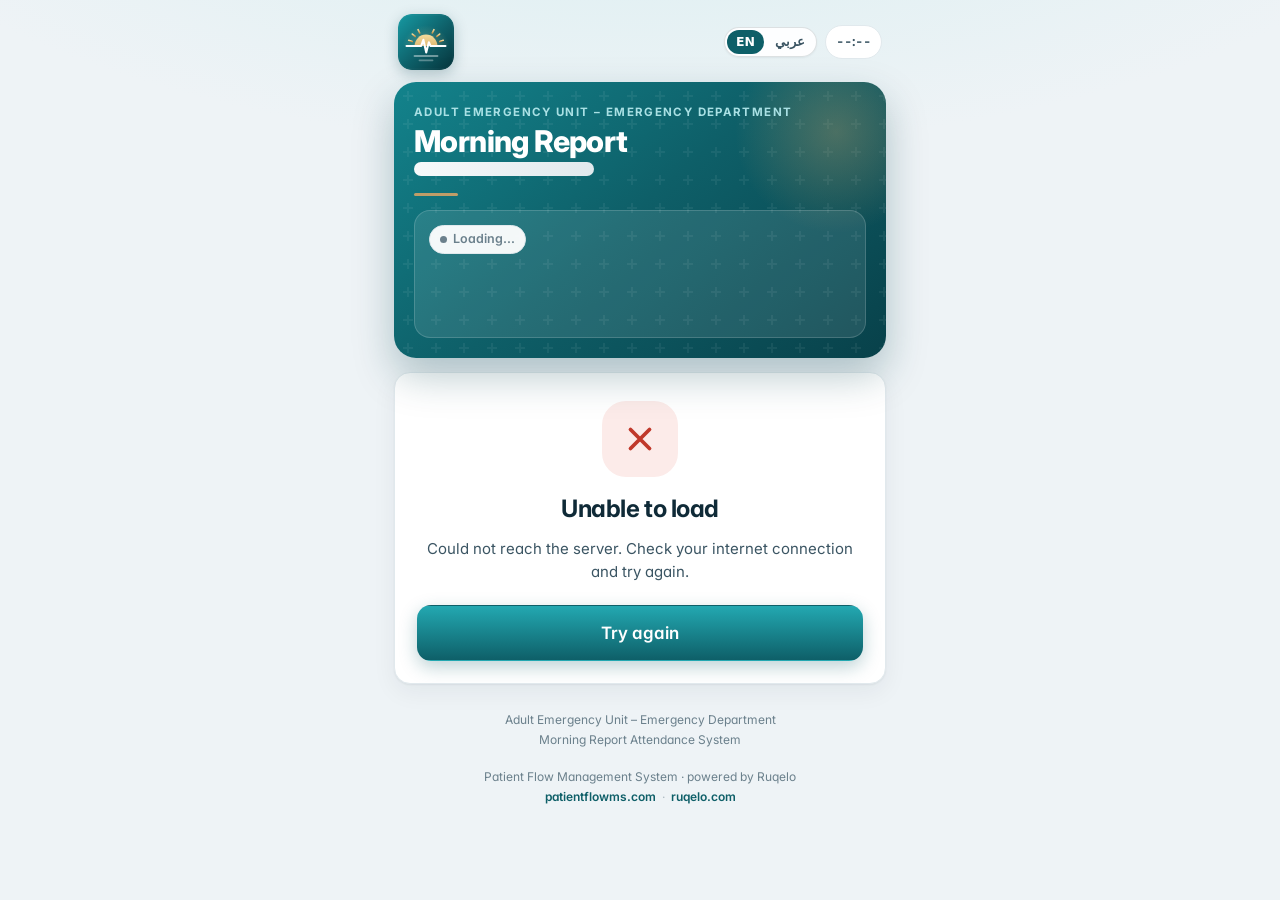
<file: index.html>
<!doctype html>
<html lang="en">
<head>
<meta charset="utf-8">
<meta name="viewport" content="width=device-width, initial-scale=1, viewport-fit=cover">
<title>Morning Report Attendance</title>
<meta name="description" content="Register your attendance for the Adult Emergency Unit – Emergency Department Morning Report.">
<meta name="theme-color" content="#0E5F68">
<meta name="author" content="Dr. Swaid Saulat">
<meta name="robots" content="noindex">
<link rel="icon" href="icon.svg" type="image/svg+xml">
<link rel="apple-touch-icon" href="icon192.png">
<link rel="manifest" href="manifest.json">
<link rel="preconnect" href="https://fonts.googleapis.com">
<link rel="preconnect" href="https://fonts.gstatic.com" crossorigin>
<link href="https://fonts.googleapis.com/css2?family=Inter:wght@400;500;600;700;800&display=swap" rel="stylesheet">
<link rel="stylesheet" href="app.css">
<script src="i18n.js" data-auto-ar></script>
<style>
  body { background: radial-gradient(1200px 500px at 50% -200px, #D6EEF0 0%, transparent 70%), var(--bg); min-height: 100vh; }
  @media (prefers-color-scheme: dark) { :root:not([data-theme="light"]) body { background: radial-gradient(1200px 500px at 50% -200px, #0F3A42 0%, transparent 70%), var(--bg); } }
  .shell { max-width: 520px; margin: 0 auto; padding: 0 14px calc(28px + env(safe-area-inset-bottom)); }
  .top { display: flex; align-items: center; justify-content: space-between; padding: 14px 4px 12px; }
  .top .logo { height: 56px; width: 56px; border-radius: 14px; box-shadow: 0 4px 14px rgba(8,65,74,.25); }
  .top-r { display: flex; align-items: center; gap: 8px; }
  .clock { font-weight: 700; font-size: 13px; color: var(--ink-2); background: var(--surface); border: 1px solid var(--line); padding: 6px 10px; border-radius: 999px; }

  .hero {
    position: relative; overflow: hidden; border-radius: 22px; padding: 22px 20px 20px; color: #fff;
    background: linear-gradient(140deg, #13838C 0%, #0E5F68 48%, #08414A 100%);
    box-shadow: 0 18px 40px rgba(8, 65, 74, .28);
  }
  .hero::after { content: ''; position: absolute; right: -60px; top: -60px; width: 220px; height: 220px; border-radius: 50%;
    background: radial-gradient(circle, rgba(191, 157, 104, .35), transparent 65%); }
  .hero::before { content: ''; position: absolute; inset: 0; background-image: url("data:image/svg+xml,%3Csvg xmlns='http://www.w3.org/2000/svg' width='28' height='28'%3E%3Cpath d='M14 9v10M9 14h10' stroke='%23ffffff' stroke-opacity='.06' stroke-width='2'/%3E%3C/svg%3E"); }
  .hero > * { position: relative; z-index: 1; }
  .hero .eyebrow { color: #A9E0E4; }
  .hero h1 { margin: 4px 0 2px; font-size: 30px; line-height: 1.1; letter-spacing: -.02em; font-weight: 800; }
  .hero .date { color: #CDEBEE; font-size: 14px; }
  .gold-rule { width: 44px; height: 3px; border-radius: 3px; background: var(--gold); margin: 12px 0 14px; }
  .status { background: rgba(255,255,255,.1); border: 1px solid rgba(255,255,255,.16); border-radius: 16px; padding: 14px; }
  .status .pill { background: rgba(255,255,255,.95); }
  .status-big { font-size: 34px; font-weight: 800; letter-spacing: -.02em; line-height: 1.1; margin-top: 10px; }
  .status-sub { font-size: 13px; color: #D5EEF0; margin-top: 2px; }
  .bar { height: 6px; border-radius: 6px; background: rgba(255,255,255,.18); margin-top: 12px; overflow: hidden; }
  .bar > i { display: block; height: 100%; width: 0; background: linear-gradient(90deg, #E9D3AC, var(--gold)); border-radius: 6px; transition: width 1s linear; }

  .step { margin-top: 14px; padding: 18px; transition: opacity .2s; }
  .step.locked { opacity: .55; pointer-events: none; filter: saturate(.6); }
  .step-h { display: flex; align-items: center; gap: 12px; margin-bottom: 14px; }
  .badge { flex: none; width: 30px; height: 30px; border-radius: 50%; display: grid; place-items: center; font-weight: 800; font-size: 14px; background: var(--teal-soft); color: var(--teal-d); }
  .badge.done { background: var(--ok); color: #fff; }
  .step-h h2 { margin: 0; font-size: 16.5px; letter-spacing: -.01em; }
  .step-h p { margin: 1px 0 0; font-size: 13px; color: var(--mute); }

  #gbtn { display: flex; justify-content: center; min-height: 44px; }
  .gbtn-demo { display: flex; align-items: center; justify-content: center; gap: 10px; width: 100%; min-height: 46px; border-radius: 999px; border: 1px solid #DADCE0; background: #fff; color: #1F1F1F; font-weight: 600; cursor: pointer; }
  .gbtn-demo small { color: #888; font-weight: 500; }
  .privacy { display: flex; gap: 8px; font-size: 12.5px; color: var(--mute); margin-top: 12px; line-height: 1.45; }
  .privacy svg { flex: none; width: 15px; height: 15px; margin-top: 2px; color: var(--teal); }

  .who { display: flex; align-items: center; gap: 12px; padding: 10px 12px; border: 1px solid var(--line); border-radius: 14px; background: var(--surface-2); margin-bottom: 16px; }
  .avatar { width: 38px; height: 38px; border-radius: 50%; background: var(--teal-soft); color: var(--teal-d); display: grid; place-items: center; font-weight: 800; overflow: hidden; flex: none; }
  .avatar img { width: 100%; height: 100%; object-fit: cover; }
  .who .em { font-size: 13px; color: var(--mute); overflow: hidden; text-overflow: ellipsis; white-space: nowrap; }
  .who .nm { font-weight: 700; font-size: 14.5px; overflow: hidden; text-overflow: ellipsis; white-space: nowrap; }
  .linkbtn { background: none; border: 0; color: var(--teal-d); font-weight: 600; font-size: 13px; cursor: pointer; padding: 6px; }

  .loc { display: flex; gap: 12px; align-items: flex-start; padding: 14px; border-radius: 14px; border: 1px solid var(--line); background: var(--surface-2); }
  .loc-ic { flex: none; width: 40px; height: 40px; border-radius: 12px; display: grid; place-items: center; background: var(--teal-soft); color: var(--teal-d); }
  .loc-ic svg { width: 22px; height: 22px; }
  .loc.ok { background: var(--ok-soft); border-color: transparent; } .loc.ok .loc-ic { background: var(--ok); color: #fff; }
  .loc.warn { background: var(--warn-soft); border-color: transparent; } .loc.warn .loc-ic { background: var(--warn); color: #fff; }
  .loc.bad { background: var(--bad-soft); border-color: transparent; } .loc.bad .loc-ic { background: var(--bad); color: #fff; }
  .loc-t { font-weight: 700; font-size: 14.5px; }
  .loc-d { font-size: 13px; color: var(--ink-2); margin-top: 2px; }
  .loc-help { font-size: 12.5px; margin-top: 8px; color: var(--ink-2); }
  .loc-help ol { margin: 4px 0 0; padding-left: 18px; }
  .radar { position: relative; }
  .radar::after { content: ''; position: absolute; inset: -4px; border-radius: 14px; border: 2px solid var(--teal); opacity: 0; animation: ping 1.4s ease-out infinite; }
  @keyframes ping { 0% { transform: scale(.85); opacity: .7; } 100% { transform: scale(1.25); opacity: 0; } }

  .submit-wrap { margin-top: 16px; }
  .fine { text-align: center; font-size: 12px; color: var(--mute); margin-top: 10px; }

  /* Result ticket */
  .ticket { margin-top: 14px; overflow: hidden; }
  .ticket-top { padding: 28px 22px 22px; text-align: center; }
  .seal { width: 88px; height: 88px; margin: 0 auto 14px; }
  .seal circle.ring { stroke-dasharray: 260; stroke-dashoffset: 260; animation: draw .7s ease forwards; }
  .seal path.tick { stroke-dasharray: 60; stroke-dashoffset: 60; animation: draw .45s .55s ease forwards; }
  @keyframes draw { to { stroke-dashoffset: 0; } }
  .ticket h2 { margin: 0; font-size: 24px; letter-spacing: -.02em; }
  .ticket .lead { color: var(--mute); margin: 6px 0 0; font-size: 14px; }
  .perf { position: relative; height: 22px; }
  .perf::before { content: ''; position: absolute; left: 18px; right: 18px; top: 50%; border-top: 2px dashed var(--line); }
  .perf i { position: absolute; top: 0; width: 22px; height: 22px; border-radius: 50%; background: var(--bg); }
  .perf i:first-child { left: -11px; } .perf i:last-child { right: -11px; }
  .kv { padding: 8px 22px 6px; }
  .kv > div { display: flex; justify-content: space-between; gap: 12px; padding: 10px 0; border-bottom: 1px solid var(--line); font-size: 14px; }
  .kv > div:last-child { border-bottom: 0; }
  .kv span { color: var(--mute); }
  .kv b { text-align: right; font-weight: 650; }
  .ticket-foot { padding: 14px 22px 20px; text-align: center; font-size: 12.5px; color: var(--mute); }
  .big-time { font-size: 40px; font-weight: 800; letter-spacing: -.03em; color: var(--teal-d); margin-top: 10px; }
  .fail-ic { width: 76px; height: 76px; margin: 0 auto 14px; border-radius: 24px; display: grid; place-items: center; }
  .fail-ic svg { width: 38px; height: 38px; }
  .fail-msg { font-size: 15px; color: var(--ink-2); margin: 10px 0 0; line-height: 1.55; }
  .actions { display: grid; gap: 10px; padding: 0 22px 22px; }

  footer { text-align: center; color: var(--mute); font-size: 12px; margin-top: 26px; line-height: 1.6; }
  .test-banner { background: var(--bad); color: #fff; text-align: center; font-size: 12.5px; font-weight: 700; padding: 8px; border-radius: 10px; margin-top: 10px; }
</style>
</head>
<body>
<div class="shell">
  <div class="top">
    <img class="logo" src="logo.svg" alt="Morning Report">
    <div class="top-r"><span data-lang-switch></span><span class="clock num" id="clock" aria-label="Current time">--:--</span></div>
  </div>

  <section class="hero" aria-live="polite">
    <div class="eyebrow" id="dept" translate="no">Adult Emergency Unit – Emergency Department</div>
    <h1 id="program" translate="no">Morning Report</h1>
    <div class="date" id="dateLine"><span class="skel" style="display:inline-block;width:180px;height:14px"></span></div>
    <div class="gold-rule"></div>
    <div class="status" id="status">
      <span class="pill pill-mute"><span class="dot"></span>Loading…</span>
      <div class="status-big num">&nbsp;</div>
      <div class="status-sub">&nbsp;</div>
    </div>
  </section>
  <div id="testBanner" class="test-banner" hidden>TEST MODE: no Google sign-in. Not for live use.</div>

  <main id="flow">
    <!-- Step 1 -->
    <section class="card step" id="stepAuth">
      <div class="step-h">
        <div class="badge" id="b1">1</div>
        <div><h2>Verify your identity</h2><p>Sign in with any Google account</p></div>
      </div>
      <div id="authBox">
        <div id="gbtn"><div class="skel" style="width:100%;height:44px;border-radius:999px"></div></div>
        <div class="privacy">
          <svg viewBox="0 0 24 24" fill="none" stroke="currentColor" stroke-width="2"><path d="M12 22s8-4 8-10V5l-8-3-8 3v7c0 6 8 10 8 10z"/></svg>
          <span>We only receive your name and email address to confirm it's you. Nothing is posted and no other Google data is accessed.</span>
        </div>
      </div>
      <div id="whoBox" hidden></div>
    </section>

    <!-- Step 2 -->
    <section class="card step locked" id="stepForm">
      <div class="step-h">
        <div class="badge" id="b2">2</div>
        <div><h2>Your details</h2><p>Saved on this phone for next time</p></div>
      </div>
      <form id="form" novalidate autocomplete="on">
        <label class="field">
          <span class="label">Full name</span>
          <input class="input" id="fullName" name="name" autocomplete="name" autocapitalize="words" placeholder="Your full name" maxlength="80" required>
          <div class="err-text" data-err="fullName" hidden></div>
        </label>
        <label class="field">
          <span class="label" id="idLabel">Staff / Badge ID</span>
          <input class="input num" id="staffId" name="staffId" inputmode="text" autocapitalize="characters" autocomplete="off" placeholder="Your Staff ID" maxlength="30" required>
          <div class="err-text" data-err="staffId" hidden></div>
        </label>
        <div class="field">
          <span class="label">Training level</span>
          <div class="chips" id="levels" role="group" aria-label="Training level"></div>
          <div class="err-text" data-err="level" hidden></div>
        </div>
        <label class="check" style="margin-top:14px"><input type="checkbox" id="remember" checked> Remember my details on this phone</label>
      </form>
    </section>

    <!-- Step 3 -->
    <section class="card step locked" id="stepLoc">
      <div class="step-h">
        <div class="badge" id="b3">3</div>
        <div><h2>Location check</h2><p id="locSub">Confirms you are in the classroom</p></div>
      </div>
      <div id="locBox"></div>
    </section>

    <div class="submit-wrap">
      <button class="btn btn-primary btn-lg btn-block" id="submitBtn" type="button" disabled>Register attendance</button>
      <div class="fine" id="fine">One registration per person per session.</div>
    </div>
  </main>

  <section id="result" hidden></section>

  <footer>
    <div id="footInst" translate="no">Adult Emergency Unit – Emergency Department</div>
    <div>Morning Report Attendance System</div>
    <div class="credit">Patient Flow Management System · powered by Ruqelo<br>
      <a href="https://patientflowms.com" target="_blank" rel="noopener">patientflowms.com</a><span class="sep">·</span><a href="https://ruqelo.com" target="_blank" rel="noopener">ruqelo.com</a></div>
  </footer>
</div>

<script src="config.js"></script>
<script src="core.js"></script>
<script src="https://accounts.google.com/gsi/client" async defer></script>
<script>
(function () {
  'use strict';
  const { $, esc, call, Auth } = MR;
  const S = { cfg: null, me: null, fix: null, locating: null, locErr: null, level: null, liveCode: null, busy: false, done: false };
  const IC = {
    pin: '<svg viewBox="0 0 24 24" fill="none" stroke="currentColor" stroke-width="2" stroke-linecap="round" stroke-linejoin="round"><path d="M12 21s-7-6.2-7-12a7 7 0 0 1 14 0c0 5.8-7 12-7 12z"/><circle cx="12" cy="9" r="2.5"/></svg>',
    check: '<svg viewBox="0 0 24 24" fill="none" stroke="currentColor" stroke-width="2.6" stroke-linecap="round" stroke-linejoin="round"><path d="M5 12.5l4.2 4.2L19 7"/></svg>',
    warn: '<svg viewBox="0 0 24 24" fill="none" stroke="currentColor" stroke-width="2.2" stroke-linecap="round" stroke-linejoin="round"><path d="M12 9v4M12 17h.01M10.3 3.9L1.8 18a2 2 0 0 0 1.7 3h17a2 2 0 0 0 1.7-3L13.7 3.9a2 2 0 0 0-3.4 0z"/></svg>',
    x: '<svg viewBox="0 0 24 24" fill="none" stroke="currentColor" stroke-width="2.4" stroke-linecap="round"><path d="M6 6l12 12M18 6L6 18"/></svg>',
    clock: '<svg viewBox="0 0 24 24" fill="none" stroke="currentColor" stroke-width="2.2" stroke-linecap="round"><circle cx="12" cy="12" r="9"/><path d="M12 7v5l3 2"/></svg>',
    user: '<svg viewBox="0 0 24 24" fill="none" stroke="currentColor" stroke-width="2.2" stroke-linecap="round"><circle cx="12" cy="8" r="4"/><path d="M4 21c0-4 4-6 8-6s8 2 8 6"/></svg>',
    qr: '<svg viewBox="0 0 24 24" fill="none" stroke="currentColor" stroke-width="2.2"><rect x="3" y="3" width="7" height="7" rx="1"/><rect x="14" y="3" width="7" height="7" rx="1"/><rect x="3" y="14" width="7" height="7" rx="1"/><path d="M14 14h3v3h-3zM20 14v.01M14 20h.01M17 20h4v-3"/></svg>',
    wifi: '<svg viewBox="0 0 24 24" fill="none" stroke="currentColor" stroke-width="2.2" stroke-linecap="round"><path d="M2 8.8a15 15 0 0 1 20 0M5 12.5a10 10 0 0 1 14 0M8.5 16a5 5 0 0 1 7 0M12 20h.01"/></svg>'
  };

  /* ---------- Boot ---------- */
  // Google blocks sign-in inside apps' built-in browsers (Outlook, Teams, Telegram, Instagram, Facebook...).
  function inAppBrowser() {
    const ua = navigator.userAgent || '';
    if (/FBAN|FBAV|Instagram|Line\/|Snapchat|Telegram|MicroMessenger|LinkedInApp|Teams|Outlook|; wv\)/i.test(ua)) return true;
    return /iPhone|iPad|iPod/.test(ua) && !/Safari\//.test(ua);
  }
  function inAppWarning() {
    if (!inAppBrowser()) return;
    const url = location.href.split('#')[0];
    const box = document.createElement('div');
    box.className = 'card';
    box.style.cssText = 'border:2px solid #C8964A;background:#FBF7EF;padding:14px 16px;margin:12px 0';
    box.innerHTML = '<b style="display:block;font-size:15px;margin-bottom:4px">Open this page in Safari or Chrome</b>' +
      '<span style="font-size:13.5px;color:#3B5563">Google sign-in does not work inside this app. Tap the <b>⋯</b> or <b>Share</b> menu and choose <b>Open in Safari / Open in Chrome</b>, or copy the link and paste it in your browser.</span>' +
      '<button type="button" class="btn btn-ghost btn-block" style="margin-top:10px" id="copyLink">Copy link</button>';
    const hero = document.querySelector('.hero');
    if (hero && hero.parentNode) hero.parentNode.insertBefore(box, hero.nextSibling);
    const b = document.getElementById('copyLink');
    if (b) b.onclick = () => { try { navigator.clipboard.writeText(url); b.textContent = 'Link copied. Paste it in Safari or Chrome'; } catch (e) { prompt('Copy this link:', url); } };
  }

  async function boot() {
    inAppWarning();
    const k = MR.qs.get('k');
    try {
      if (k) { sessionStorage.setItem('mr.k', k); history.replaceState(null, '', location.pathname + (MR.DEMO && MR.qs.has('demo') ? '?demo' : '')); }
      S.liveCode = sessionStorage.getItem('mr.k') || '';
    } catch (e) { S.liveCode = k || ''; }

    const res = await call('config');
    if (!res.ok) return fatal(res.message || 'Could not load the attendance system.');
    S.cfg = res;
    applyConfig();
    tick(); setInterval(tick, 1000);

    if (res.authMode === 'TEST') return mountTestAuth();
    if (Auth.restore()) onSignedIn(Auth.user);
    else Auth.mount($('#gbtn'), res.googleClientId, onSignedIn);
  }

  function applyConfig() {
    const c = S.cfg;
    $('#dept').textContent = c.department;
    $('#program').textContent = c.program;
    $('#footInst').textContent = c.department;
    document.title = c.program + ' Attendance';
    $('#dateLine').textContent = 'Attendance · ' + c.session.label;
    $('#idLabel').textContent = c.staffIdLabel;
    $('#testBanner').hidden = c.authMode !== 'TEST';
    $('#levels').innerHTML = c.levels.map(l => '<button type="button" class="chip" aria-pressed="false" data-level="' + esc(l) + '">' + esc(l) + '</button>').join('');
    $('#levels').onclick = e => { const b = e.target.closest('.chip'); if (b) setLevel(b.dataset.level); };
    if (!c.geofence.enabled) { $('#stepLoc').hidden = true; }
    else $('#locSub').textContent = 'You must be within ' + c.geofence.radius + ' m of the ' + c.classroomName;
    if (c.requireLiveCode && !S.liveCode) {
      $('#fine').innerHTML = '<span style="color:var(--warn);font-weight:600">Scan the live QR code on the classroom screen to register.</span>';
    }
    renderLoc();
  }

  function fatal(msg) {
    $('#flow').hidden = true;
    showResult('fail', { code: 'CONFIG', title: 'Unable to load', message: msg, retry: () => location.reload() });
  }

  /* ---------- Clock & window state ---------- */
  function windowState() {
    const s = S.cfg.session, t = MR.now().getTime();
    if (!s.isSessionDay) return s.state;
    if (t < new Date(s.startAt).getTime()) return 'upcoming';
    if (t <= new Date(s.closeAt).getTime()) return 'open';
    return 'closed';
  }

  let lastDate = null;
  function tick() {
    const c = S.cfg, s = c.session, now = MR.now();
    $('#clock').textContent = MR.clock(now, c.timezone);
    const today = new Intl.DateTimeFormat('en-CA', { timeZone: c.timezone }).format(now);
    if (lastDate && today !== lastDate && today !== s.date) { location.reload(); return; }
    lastDate = today;

    const st = windowState();
    const startT = new Date(s.startAt).getTime(), closeT = new Date(s.closeAt).getTime(), t = now.getTime();
    const next = c.nextSession;
    const nextTxt = next ? 'Next session: ' + next.label.replace(/,? \d{4}$/, '') + ' · ' + next.start : '';
    let pill, big, sub, pct = 0;
    if (st === 'open') {
      pill = '<span class="pill pill-ok pulse"><span class="dot"></span>Registration open</span>';
      big = MR.countdown(closeT - t); sub = 'left · closes at ' + s.end + ' (' + tzName() + ')';
      pct = Math.min(100, Math.max(0, (t - startT) / (closeT - startT) * 100));
    } else if (st === 'upcoming') {
      pill = '<span class="pill pill-info"><span class="dot"></span>Opens at ' + esc(s.start) + '</span>';
      big = MR.countdown(startT - t); sub = 'until registration opens · window ' + s.start + '–' + s.end;
    } else if (st === 'closed') {
      pill = '<span class="pill pill-bad"><span class="dot"></span>Registration closed</span>';
      big = 'Closed at ' + s.end; sub = nextTxt || 'See you at the next session';
      pct = 100;
    } else {
      pill = '<span class="pill pill-mute"><span class="dot"></span>' + (st === 'cancelled' ? 'Session cancelled' : 'No session today') + '</span>';
      big = st === 'cancelled' ? 'Cancelled' : 'No session'; sub = (s.note ? s.note + ' · ' : '') + (nextTxt || '');
    }
    $('#status').innerHTML = pill + '<div class="status-big num">' + esc(big) + '</div><div class="status-sub">' + esc(sub) + '</div>' +
      (st === 'open' || st === 'closed' ? '<div class="bar"><i style="width:' + pct.toFixed(1) + '%"></i></div>' : '');
    updateSubmit(st);
  }
  const tzName = () => S.cfg.timezone === 'Asia/Riyadh' ? 'Riyadh time' : S.cfg.timezone;

  function updateSubmit(st) {
    const b = $('#submitBtn');
    if (S.busy) return;
    st = st || windowState();
    const signed = !!(Auth.token || Auth.testEmail);
    if (st === 'open') { b.textContent = signed ? 'Register attendance' : 'Sign in to register'; b.disabled = !signed; }
    else if (st === 'upcoming') { b.textContent = 'Opens at ' + S.cfg.session.start; b.disabled = true; }
    else if (st === 'closed') { b.textContent = 'Registration closed'; b.disabled = true; }
    else { b.textContent = 'No session today'; b.disabled = true; }
  }

  /* ---------- Auth ---------- */
  function mountTestAuth() {
    $('#gbtn').innerHTML = '<label class="field"><span class="label">Email (test mode)</span><input class="input" id="testEmail" type="email" placeholder="name@example.com"></label>' +
      '<button class="btn btn-ghost btn-block" id="testGo" style="margin-top:10px">Continue</button>';
    $('#testGo').onclick = () => {
      const v = $('#testEmail').value.trim();
      if (!/^[^@\s]+@[^@\s]+\.[^@\s]+$/.test(v)) return MR.toast('Enter a valid email', 'bad');
      Auth.testEmail = v.toLowerCase();
      onSignedIn({ email: Auth.testEmail, name: '', picture: '' });
    };
  }

  async function onSignedIn(user) {
    $('#authBox').hidden = true;
    const initials = (user.name || user.email || '?').split(/[\s@.]/).filter(Boolean).slice(0, 2).map(x => x[0].toUpperCase()).join('');
    $('#whoBox').hidden = false;
    $('#whoBox').innerHTML = '<div class="who" style="margin:0"><div class="avatar">' + (user.picture ? '<img alt="" referrerpolicy="no-referrer" src="' + esc(user.picture) + '">' : esc(initials)) + '</div>' +
      '<div class="grow"><div class="nm">' + esc(user.name || 'Signed in') + '</div><div class="em">' + esc(user.email) + '</div></div>' +
      '<button class="linkbtn" id="switchBtn" type="button">Switch</button></div>';
    $('#switchBtn').onclick = switchAccount;
    $('#b1').classList.add('done'); $('#b1').innerHTML = IC.check.replace('stroke-width="2.6"', 'stroke-width="3" width="16" height="16"');
    $('#stepForm').classList.remove('locked');
    $('#stepLoc').classList.remove('locked');
    updateSubmit();

    const saved = MR.store('mr.profile');
    if (saved) fill(saved);
    if (S.cfg.geofence.enabled && !S.fix && !S.locating) startLocate();

    const me = await call('me', Auth.payload());
    if (!me.ok) {
      if (/^AUTH_/.test(me.code)) { MR.toast(me.message, 'bad'); return switchAccount(); }
      return; // non-fatal: they can still try to register
    }
    S.me = me;
    if (me.record) return showResult('already', { record: me.record });
    if (me.profile) fill(me.profile);
    else if (!saved && user.name && !$('#fullName').value) $('#fullName').value = user.name;
  }

  function switchAccount() {
    Auth.clear(); Auth.testEmail = null;
    $('#whoBox').hidden = true; $('#authBox').hidden = false;
    $('#b1').classList.remove('done'); $('#b1').textContent = '1';
    $('#stepForm').classList.add('locked'); $('#stepLoc').classList.add('locked');
    updateSubmit();
    if (S.cfg.authMode === 'TEST') mountTestAuth();
    else Auth.mount($('#gbtn'), S.cfg.googleClientId, onSignedIn, { autoSelect: false, oneTap: false });
  }

  /* ---------- Form ---------- */
  function fill(p) {
    if (p.fullName) $('#fullName').value = p.fullName;
    if (p.staffId) $('#staffId').value = p.staffId;
    if (p.level && S.cfg.levels.indexOf(p.level) >= 0) setLevel(p.level);
  }
  function setLevel(l) {
    S.level = l;
    MR.$$('#levels .chip').forEach(b => b.setAttribute('aria-pressed', String(b.dataset.level === l)));
    fieldErr('level', '');
  }
  function fieldErr(name, msg) {
    const e = document.querySelector('[data-err="' + name + '"]');
    if (e) { e.textContent = msg; e.hidden = !msg; }
    const inp = document.getElementById(name);
    if (inp && inp.classList) inp.classList.toggle('invalid', !!msg);
    if (msg && inp && inp.focus) inp.focus();
  }
  ['fullName', 'staffId'].forEach(id => document.getElementById(id).addEventListener('input', () => fieldErr(id, '')));

  function validate() {
    const name = $('#fullName').value.trim().replace(/\s+/g, ' ');
    const id = $('#staffId').value.replace(/[\u0660-\u0669]/g, d => String(d.charCodeAt(0) - 0x0660)).replace(/[\u06F0-\u06F9]/g, d => String(d.charCodeAt(0) - 0x06F0)).replace(/[\s.\/\\_]+/g, '').toUpperCase();
    let re; try { re = new RegExp(S.cfg.staffIdPattern); } catch (e) { re = /^[A-Za-z0-9-]{3,20}$/; }
    if (name.split(' ').length < 2 || name.replace(/[^\p{L}]/gu, '').length < 3) { fieldErr('fullName', 'Please enter your first and last name.'); return null; }
    if (!re.test(id)) { fieldErr('staffId', 'Please enter a valid ' + S.cfg.staffIdLabel + '.'); return null; }
    if (!S.level) { fieldErr('level', 'Please choose your training level.'); $('#levels').scrollIntoView({ behavior: 'smooth', block: 'center' }); return null; }
    return { fullName: name, staffId: id, level: S.level };
  }

  /* ---------- Location ---------- */
  function startLocate() {
    S.locErr = null;
    S.locating = MR.locate({ maxWait: 15000, goodEnough: 20, onProgress: f => { S.fix = f; renderLoc(); } })
      .then(f => { S.fix = f; return f; })
      .catch(e => { S.locErr = e; return null; })
      .finally(() => { S.locating = null; renderLoc(); });
    renderLoc();
    return S.locating;
  }

  function judge(fix) {
    const g = S.cfg.geofence;
    const d = MR.distanceM(fix.lat, fix.lng, g.lat, g.lng);
    if (fix.accuracy > g.maxAccuracy) return { cls: 'warn', d };
    return { cls: d <= g.radius + Math.min(fix.accuracy, g.buffer) ? 'ok' : 'bad', d };
  }

  function renderLoc() {
    const box = $('#locBox');
    if (!S.cfg || !S.cfg.geofence.enabled) return;
    const retry = '<button class="btn btn-ghost btn-sm" id="locRetry" type="button" style="margin-top:10px">Check again</button>';
    let html;
    if (S.locErr && !S.fix) {
      const c = S.locErr.code;
      const title = c === 'DENIED' ? 'Location access is blocked' : c === 'INSECURE' ? 'Secure connection required' : c === 'UNSUPPORTED' ? 'Location not supported' : 'Could not get your location';
      html = '<div class="loc bad"><div class="loc-ic">' + IC.pin + '</div><div class="grow"><div class="loc-t">' + title + '</div>' +
        '<div class="loc-help">' + locHelp(c) + '</div>' + retry + '</div></div>';
    } else if (S.fix) {
      const j = judge(S.fix);
      const live = S.locating ? ' · improving…' : '';
      const t = j.cls === 'ok' ? 'You are in the classroom area' : j.cls === 'warn' ? 'Location signal is weak' : 'You seem to be outside the classroom';
      const d = j.cls === 'warn'
        ? 'Accuracy ±' + MR.fmtDist(S.fix.accuracy) + '. Turn on Wi-Fi and Precise Location, or move near a window.'
        : '≈ ' + MR.fmtDist(j.d) + ' from the ' + esc(S.cfg.classroomName) + ' (±' + MR.fmtDist(S.fix.accuracy) + ')' + live;
      html = '<div class="loc ' + j.cls + '"><div class="loc-ic">' + (j.cls === 'ok' ? IC.check : j.cls === 'warn' ? IC.wifi : IC.pin) + '</div><div class="grow"><div class="loc-t">' + t + '</div>' +
        '<div class="loc-d">' + d + '</div>' + (j.cls !== 'ok' && !S.locating ? retry : '') + '</div></div>';
    } else if (S.locating) {
      html = '<div class="loc"><div class="loc-ic radar">' + IC.pin + '</div><div class="grow"><div class="loc-t">Finding your location…</div><div class="loc-d">Allow location access if your phone asks.</div></div></div>';
    } else {
      html = '<div class="loc"><div class="loc-ic">' + IC.pin + '</div><div class="grow"><div class="loc-t">Location will be checked</div><div class="loc-d">After you sign in, allow location access when asked.</div></div></div>';
    }
    box.innerHTML = html;
    const r = $('#locRetry'); if (r) r.onclick = () => { S.fix = null; startLocate(); };
    $('#b3').classList.toggle('done', !!(S.fix && judge(S.fix).cls === 'ok'));
  }

  function locHelp(code) {
    if (code === 'DENIED') {
      return MR.isIOS()
        ? 'To allow it on iPhone:<ol><li>Open <b>Settings → Privacy &amp; Security → Location Services</b> and make sure it is <b>On</b>.</li><li>Scroll to your browser (<b>Safari Websites</b> or <b>Chrome</b>) → <b>While Using the App</b>, and turn on <b>Precise Location</b>.</li><li>Come back and tap <b>Check again</b> (reload if needed).</li></ol>'
        : 'To allow it on Android / Chrome:<ol><li>Tap the <b>lock / settings icon</b> next to the address bar → <b>Permissions → Location → Allow</b>.</li><li>Make sure phone <b>Location</b> is switched on (pull down quick settings).</li><li>Tap <b>Check again</b>.</li></ol>';
    }
    if (code === 'INSECURE') return 'Open this page using its https:// address (scan the QR code again).';
    if (code === 'UNSUPPORTED') return 'Your browser cannot share location. Open this page in Chrome or Safari.';
    return 'Make sure Location (GPS) is on and Wi-Fi is enabled, then try again. Indoors, moving near a window helps.';
  }

  /* ---------- Submit ---------- */
  $('#submitBtn').onclick = async () => {
    if (S.busy) return;
    const f = validate();
    if (!f) return;
    const btn = $('#submitBtn');
    S.busy = true;
    try {
      let fix = S.fix;
      if (S.cfg.geofence.enabled) {
        if (!fix && S.locating) { MR.busy(btn, true, 'Getting your location…'); fix = await S.locating; }
        if (!fix && !S.locating) { MR.busy(btn, true, 'Getting your location…'); fix = await startLocate(); }
        if (!fix) {
          MR.busy(btn, false); S.busy = false; updateSubmit();
          $('#stepLoc').scrollIntoView({ behavior: 'smooth', block: 'center' });
          return MR.toast('Location is needed to register. See the instructions above.', 'bad', 5000);
        }
      }
      MR.busy(btn, true, 'Registering…');
      const payload = Object.assign({}, f, Auth.payload(), {
        lat: fix ? fix.lat : null, lng: fix ? fix.lng : null, accuracy: fix ? fix.accuracy : null,
        liveCode: S.liveCode || '', device: MR.deviceLabel()
      });
      const res = await call('register', payload);
      if ($('#remember').checked) MR.store('mr.profile', f); else MR.store('mr.profile', null);
      if (res.ok) {
        try { sessionStorage.removeItem('mr.k'); } catch (e) { /* ignore */ }
        if (navigator.vibrate) navigator.vibrate([30, 40, 30]);
        return showResult('ok', res);
      }
      if (res.code === 'ALREADY_REGISTERED') return showResult('already', res.details || {});
      if (res.code === 'VALIDATION' && res.details && res.details.field) { fieldErr(res.details.field, res.message); return; }
      if (/^AUTH_/.test(res.code)) { MR.toast(res.message, 'bad', 5000); switchAccount(); return; }
      showResult('fail', res);
    } finally {
      S.busy = false; MR.busy(btn, false); if (!S.done) updateSubmit();
    }
  };

  /* ---------- Results ---------- */
  const FAIL = {
    WINDOW_CLOSED: ['Registration closed', 'clock', 'bad'],
    WINDOW_NOT_OPEN: ['Not open yet', 'clock', 'info'],
    NO_SESSION: ['No session today', 'clock', 'info'],
    GEO_OUTSIDE: ['Outside the classroom area', 'pin', 'bad', true],
    GEO_WEAK: ['Location signal too weak', 'wifi', 'warn', true],
    GEO_REQUIRED: ['Location needed', 'pin', 'warn', true],
    CODE_EXPIRED: ['QR code expired', 'qr', 'warn'],
    CODE_REQUIRED: ['Scan the classroom QR code', 'qr', 'warn'],
    ID_ALREADY_USED: ['ID already registered today', 'user', 'bad'],
    ID_LINKED_ELSEWHERE: ['ID linked to another account', 'user', 'bad'],
    ACCOUNT_LINKED_ELSEWHERE: ['Account linked to another ID', 'user', 'bad'],
    NOT_ON_ROSTER: ['Not on the roster', 'user', 'bad'],
    RATE_LIMIT: ['Too many attempts', 'warn', 'warn'],
    BUSY: ['System busy', 'warn', 'warn', true],
    NETWORK: ['Connection problem', 'wifi', 'warn', true],
    BAD_RESPONSE: ['Connection problem', 'wifi', 'warn', true],
    SERVER_ERROR: ['Something went wrong', 'warn', 'warn', true],
    NOT_CONFIGURED: ['Not configured yet', 'warn', 'warn']
  };

  function showResult(kind, data) {
    S.done = kind !== 'fail';
    const box = $('#result');
    $('#flow').hidden = true;
    box.hidden = false;
    let html;
    if (kind === 'ok' || kind === 'already') {
      const r = data.record || {};
      const loc = r.location === 'Passed' ? 'Verified' + (r.distance !== null && r.distance !== undefined ? ' · ' + r.distance + ' m' : '') : (r.location || '—');
      html = '<div class="card ticket">' +
        '<div class="ticket-top">' + seal(kind === 'ok' ? 'var(--ok)' : 'var(--teal)') +
        '<h2>' + (kind === 'ok' ? 'You’re registered' : 'Already registered') + '</h2>' +
        '<p class="lead">' + (kind === 'ok' ? 'Thank you for attending ' + esc(S.cfg ? S.cfg.program : 'Morning Report') + '.' : 'Your attendance for today is already recorded.') + '</p>' +
        '<div class="big-time num">' + esc(String(r.time || '').slice(0, 5)) + '</div>' +
        '<div class="muted" style="font-size:13px">' + esc(r.dateLabel || r.date || '') + '</div></div>' +
        '<div class="perf"><i></i><i></i></div>' +
        '<div class="kv">' +
        kv('Name', r.fullName) + kv(S.cfg ? S.cfg.staffIdLabel : 'Staff ID', r.staffId) + kv('Training level', r.level) +
        kv('Registered at', String(r.time || '') + ' · ' + (S.cfg ? tzName() : '')) +
        (S.cfg && S.cfg.geofence.enabled ? kv('Location', loc) : '') +
        (r.position ? kv('Attendee today', '#' + r.position) : '') +
        kv('Reference', r.recordId) +
        '</div><div class="ticket-foot">Take a screenshot if you need proof of attendance.</div></div>';
    } else {
      const f = FAIL[data.code] || [data.title || 'Registration not accepted', 'x', 'bad'];
      const tone = { bad: ['var(--bad-soft)', 'var(--bad)'], warn: ['var(--warn-soft)', 'var(--warn)'], info: ['var(--teal-soft)', 'var(--teal-d)'] }[f[2]];
      const canRetry = f[3] || data.retry;
      html = '<div class="card ticket"><div class="ticket-top">' +
        '<div class="fail-ic" style="background:' + tone[0] + ';color:' + tone[1] + '">' + IC[f[1]] + '</div>' +
        '<h2>' + esc(f[0]) + '</h2><p class="fail-msg" data-i18n-code="' + esc(data.code || '') + '">' + esc(data.message || '') + '</p></div>' +
        '<div class="actions">' + (canRetry ? '<button class="btn btn-primary btn-lg" id="rRetry">Try again</button>' : '') +
        (data.code !== 'CONFIG' ? '<button class="btn btn-ghost" id="rBack">Back</button>' : '') + '</div></div>';
    }
    box.innerHTML = html;
    window.scrollTo({ top: 0, behavior: 'smooth' });
    const back = () => { box.hidden = true; $('#flow').hidden = false; S.done = false; updateSubmit(); };
    const rb = $('#rBack'); if (rb) rb.onclick = back;
    const rr = $('#rRetry');
    if (rr) rr.onclick = () => {
      if (data.retry) return data.retry();
      back();
      if (/^GEO_/.test(data.code)) { S.fix = null; startLocate(); }
      setTimeout(() => $('#submitBtn').click(), /^GEO_/.test(data.code) ? 0 : 50);
    };
  }
  function kv(k, v) { return '<div><span>' + esc(k) + '</span><b>' + esc(v === undefined || v === null || v === '' ? '—' : v) + '</b></div>'; }
  function seal(color) {
    return '<svg class="seal" viewBox="0 0 88 88"><circle cx="44" cy="44" r="40" fill="none" stroke="' + color + '" stroke-opacity=".15" stroke-width="8"/>' +
      '<circle class="ring" cx="44" cy="44" r="40" fill="none" stroke="' + color + '" stroke-width="5" stroke-linecap="round" transform="rotate(-90 44 44)"/>' +
      '<path class="tick" d="M28 45l10 10 22-22" fill="none" stroke="' + color + '" stroke-width="6" stroke-linecap="round" stroke-linejoin="round"/></svg>';
  }

  boot();
})();
</script>
</body>
</html>
</file>
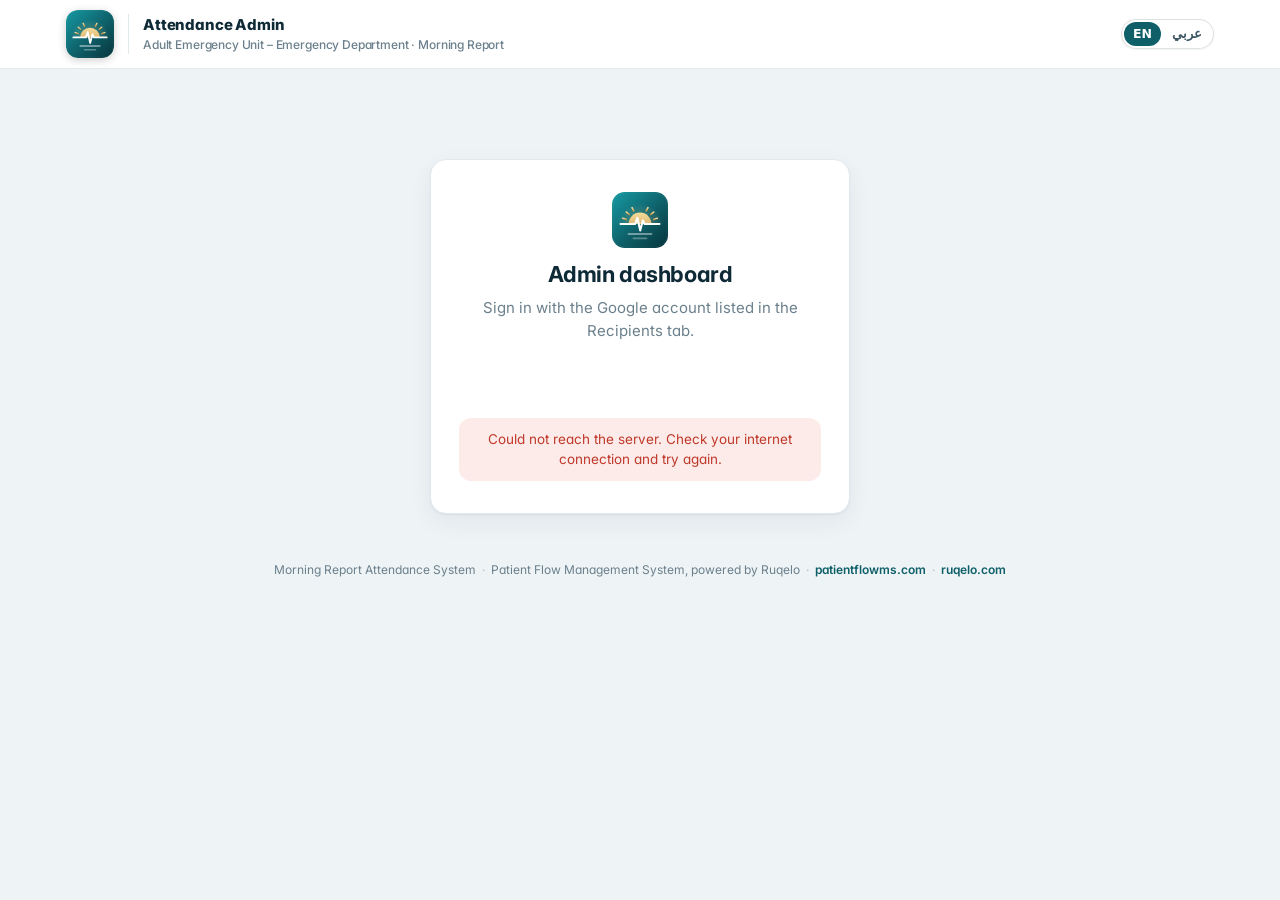
<file: admin.html>
<!doctype html>
<html lang="en">
<head>
<meta charset="utf-8">
<meta name="viewport" content="width=device-width, initial-scale=1">
<title>Attendance Admin · Morning Report</title>
<meta name="theme-color" content="#0E5F68">
<meta name="author" content="Dr. Swaid Saulat">
<meta name="robots" content="noindex">
<link rel="icon" href="icon.svg" type="image/svg+xml">
<link rel="preconnect" href="https://fonts.googleapis.com">
<link rel="preconnect" href="https://fonts.gstatic.com" crossorigin>
<link href="https://fonts.googleapis.com/css2?family=Inter:wght@400;500;600;700;800&display=swap" rel="stylesheet">
<link rel="stylesheet" href="app.css">
<script src="i18n.js"></script>
<style>
  .wrap { max-width: 1180px; margin: 0 auto; padding: 18px 16px 48px; }
  .brandbar-in .title { font-weight: 800; font-size: 15px; letter-spacing: -.01em; padding-left: 14px; border-left: 1px solid var(--line); }
  .brandbar-in .title small { display: block; font-weight: 500; color: var(--mute); font-size: 12px; }
  .me { display: flex; align-items: center; gap: 10px; margin-left: auto; font-size: 13px; }
  #me[hidden] + .lang-slot { margin-left: auto; }
  .me .avatar { width: 32px; height: 32px; border-radius: 50%; background: var(--teal-soft); color: var(--teal-d); display: grid; place-items: center; font-weight: 800; font-size: 13px; }
  @media (max-width: 640px) { .me .who-txt, .brandbar-in .title small { display: none; } .brand-logo { height: 40px; width: 40px; } }

  .gate { max-width: 420px; margin: 8vh auto 0; text-align: center; padding: 32px 28px; }
  .gate h1 { margin: 10px 0 6px; font-size: 22px; letter-spacing: -.02em; }
  .gate #gbtn { display: flex; justify-content: center; margin-top: 18px; min-height: 44px; }
  .gbtn-demo { display: flex; align-items: center; justify-content: center; gap: 10px; width: 100%; min-height: 46px; border-radius: 999px; border: 1px solid #DADCE0; background: #fff; color: #1F1F1F; font-weight: 600; cursor: pointer; }
  .gbtn-demo small { color: #888; font-weight: 500; }

  .head { display: flex; flex-wrap: wrap; align-items: center; gap: 12px; margin: 6px 0 16px; }
  .head h1 { margin: 0; font-size: 24px; letter-spacing: -.02em; }
  .datenav { display: flex; align-items: center; gap: 6px; }
  .datenav input { min-height: 38px; padding: 6px 10px; border-radius: 10px; border: 1px solid var(--line); background: var(--surface); }
  .iconbtn { width: 38px; height: 38px; border-radius: 10px; border: 1px solid var(--line); background: var(--surface); display: grid; place-items: center; cursor: pointer; color: var(--ink-2); }
  .iconbtn:hover { background: var(--surface-2); }
  .iconbtn svg { width: 18px; height: 18px; }
  .iconbtn.sm { width: 30px; height: 30px; border-radius: 8px; display: inline-grid; }
  .iconbtn.sm svg { width: 15px; height: 15px; }
  .iconbtn.del:hover { color: var(--bad); border-color: var(--bad); }
  .t td.acts { white-space: nowrap; text-align: right; }
  .t td.acts .iconbtn + .iconbtn { margin-left: 4px; }
  .spacer { flex: 1; }

  .warns { display: grid; gap: 8px; margin-bottom: 14px; }
  .kpis { display: grid; grid-template-columns: repeat(5, minmax(0, 1fr)); gap: 12px; }
  @media (max-width: 980px) { .kpis { grid-template-columns: repeat(2, minmax(0, 1fr)); } .kpis .kpi:first-child { grid-column: span 2; } }
  .kpi { padding: 16px 18px; }
  .kpi .v { font-size: 30px; font-weight: 800; letter-spacing: -.03em; line-height: 1.1; margin-top: 6px; color: var(--ink); }
  .kpi .s { font-size: 12.5px; color: var(--mute); margin-top: 4px; }
  .kpi.hero { background: linear-gradient(140deg, #13838C, #0E5F68 55%, #08414A); color: #fff; border: 0; }
  .kpi.hero .eyebrow, .kpi.hero .s { color: #BFE6E9; }
  .kpi.hero .v { color: #fff; font-size: 38px; }

  .tabs { display: flex; gap: 4px; margin: 22px 0 14px; border-bottom: 1px solid var(--line); overflow-x: auto; }
  .tab { background: none; border: 0; padding: 10px 14px; font-weight: 600; color: var(--mute); cursor: pointer; border-bottom: 2.5px solid transparent; margin-bottom: -1px; white-space: nowrap; }
  .tab[aria-selected="true"] { color: var(--teal-d); border-bottom-color: var(--teal); }

  .toolbar { display: flex; flex-wrap: wrap; gap: 8px; align-items: center; margin-bottom: 12px; }
  .search { min-height: 38px; padding: 6px 12px; border-radius: 10px; border: 1px solid var(--line); background: var(--surface); min-width: 200px; flex: 1; max-width: 320px; }
  select.search { flex: 0; min-width: 140px; }

  .grid { display: grid; grid-template-columns: minmax(0, 1fr) 340px; gap: 16px; align-items: start; }
  @media (max-width: 980px) { .grid { grid-template-columns: 1fr; } }
  .panel-h { display: flex; align-items: center; justify-content: space-between; gap: 10px; padding: 14px 18px; border-bottom: 1px solid var(--line); }
  .panel-h h2 { margin: 0; font-size: 15px; }
  .panel-b { padding: 14px 18px; }

  table.t { width: 100%; border-collapse: collapse; font-size: 13.5px; }
  .t th { text-align: left; font-size: 11.5px; letter-spacing: .06em; text-transform: uppercase; color: var(--mute); font-weight: 700; padding: 10px 12px; border-bottom: 1px solid var(--line); background: var(--surface-2); position: sticky; top: 0; cursor: default; white-space: nowrap; }
  .t th[data-sort] { cursor: pointer; }
  .t th[data-sort]:hover { color: var(--ink); }
  .t td { padding: 10px 12px; border-bottom: 1px solid var(--line); vertical-align: middle; }
  .t tr:last-child td { border-bottom: 0; }
  .t tbody tr:hover td { background: var(--surface-2); }
  .t .nm { font-weight: 650; }
  .t .sub { font-size: 12px; color: var(--mute); }
  .tscroll { max-height: 560px; overflow: auto; }
  @media (max-width: 720px) { .hide-sm { display: none; } }
  .empty { text-align: center; color: var(--mute); padding: 40px 16px; font-size: 14px; }

  .hbar { display: grid; grid-template-columns: 120px 1fr 34px; gap: 10px; align-items: center; font-size: 13px; padding: 5px 0; }
  .hbar .lab { color: var(--ink-2); overflow: hidden; text-overflow: ellipsis; white-space: nowrap; }
  .hbar .track { height: 10px; background: var(--surface-2); border-radius: 5px; overflow: hidden; }
  .hbar .fill { height: 100%; background: var(--teal); border-radius: 0 4px 4px 0; }
  .hbar .n { text-align: right; font-weight: 700; font-variant-numeric: tabular-nums; }

  .chart { position: relative; }
  .chart svg { width: 100%; height: 170px; overflow: visible; }
  .chart .bar { fill: var(--teal); }
  .chart .bar.sel { fill: var(--teal-d); }
  .chart .hit:hover + .bar, .chart .bar:hover { fill: var(--teal-d); }
  .chart .grid line { stroke: var(--line); }
  .chart .axis text { fill: var(--mute); font-size: 10px; }
  .tip { position: absolute; pointer-events: none; background: var(--ink); color: var(--surface); font-size: 12px; padding: 6px 9px; border-radius: 8px; white-space: nowrap; transform: translate(-50%, -110%); box-shadow: var(--shadow); }

  .rej { padding: 10px 0; border-bottom: 1px solid var(--line); font-size: 13px; }
  .rej:last-child { border-bottom: 0; }
  .rej .r1 { display: flex; justify-content: space-between; gap: 8px; font-weight: 600; }
  .rej .r2 { color: var(--mute); font-size: 12.5px; margin-top: 2px; }

  .pbar { display: flex; align-items: center; gap: 8px; min-width: 120px; }
  .pbar .track { flex: 1; height: 8px; border-radius: 4px; background: var(--surface-2); overflow: hidden; }
  .pbar .fill { height: 100%; border-radius: 0 4px 4px 0; }
  .pbar .n { width: 38px; text-align: right; font-weight: 700; font-variant-numeric: tabular-nums; font-size: 12.5px; }

  .kvs { display: grid; grid-template-columns: 180px 1fr; gap: 0; font-size: 13.5px; }
  .kvs > div { padding: 9px 0; border-bottom: 1px solid var(--line); }
  .kvs > div:nth-child(odd) { color: var(--mute); }
  .links { display: grid; grid-template-columns: repeat(auto-fill, minmax(220px, 1fr)); gap: 10px; }
  .linkcard { display: flex; gap: 12px; align-items: center; padding: 14px; border: 1px solid var(--line); border-radius: 14px; text-decoration: none; color: var(--ink); background: var(--surface); }
  .linkcard:hover { border-color: var(--teal); }
  .linkcard .ic { width: 38px; height: 38px; border-radius: 10px; background: var(--teal-soft); color: var(--teal-d); display: grid; place-items: center; flex: none; }
  .linkcard .ic svg { width: 20px; height: 20px; }
  .linkcard b { display: block; font-size: 14px; }
  .linkcard span { font-size: 12px; color: var(--mute); }

  .menu { position: relative; }
  .menu-list { position: absolute; right: 0; top: calc(100% + 6px); background: var(--surface); border: 1px solid var(--line); border-radius: 12px; box-shadow: var(--shadow-lg); min-width: 240px; padding: 6px; z-index: 20; }
  .menu-list button, .menu-list a { display: block; width: 100%; text-align: left; background: none; border: 0; padding: 10px 12px; border-radius: 8px; cursor: pointer; font-size: 14px; color: var(--ink); text-decoration: none; }
  .menu-list button:hover, .menu-list a:hover { background: var(--surface-2); }
  .geo-live { font-size: 13px; padding: 12px; border-radius: 12px; background: var(--surface-2); margin: 10px 0; }
</style>
</head>
<body>
<header class="brandbar">
  <div class="brandbar-in">
    <img class="brand-logo" src="logo.svg" alt="Morning Report">
    <div class="title">Attendance Admin<small id="sub" translate="no">Adult Emergency Unit – Emergency Department · Morning Report</small></div>
    <div class="me" id="me" hidden></div>
    <div class="lang-slot" data-lang-switch></div>
  </div>
</header>

<div class="wrap">
  <section class="card gate" id="gate">
    <img src="icon.svg" alt="" width="56" height="56" style="margin:0 auto">
    <h1>Admin dashboard</h1>
    <p class="muted" style="margin:0">Sign in with the Google account listed in the Recipients tab.</p>
    <div id="gbtn"><div class="skel" style="width:100%;height:44px;border-radius:999px"></div></div>
    <div id="gateErr" style="margin-top:14px"></div>
  </section>

  <main id="app" hidden>
    <div class="warns" id="warns"></div>

    <div class="head">
      <h1 id="h1">Today</h1>
      <span id="statePill"></span>
      <div class="spacer"></div>
      <div class="datenav">
        <button class="iconbtn" id="prevDay" title="Previous day" aria-label="Previous day"><svg viewBox="0 0 24 24" fill="none" stroke="currentColor" stroke-width="2.2" stroke-linecap="round"><path d="M15 6l-6 6 6 6"/></svg></button>
        <input type="date" id="date" aria-label="Session date">
        <button class="iconbtn" id="nextDay" title="Next day" aria-label="Next day"><svg viewBox="0 0 24 24" fill="none" stroke="currentColor" stroke-width="2.2" stroke-linecap="round"><path d="M9 6l6 6-6 6"/></svg></button>
        <button class="btn btn-ghost btn-sm" id="todayBtn">Today</button>
        <button class="iconbtn" id="refresh" title="Refresh" aria-label="Refresh"><svg viewBox="0 0 24 24" fill="none" stroke="currentColor" stroke-width="2.2" stroke-linecap="round"><path d="M20 11a8 8 0 1 0-2.3 5.7M20 4v7h-7"/></svg></button>
      </div>
    </div>

    <section class="kpis" id="kpis"></section>

    <nav class="tabs" role="tablist">
      <button class="tab" role="tab" aria-selected="true" data-tab="session">Session register</button>
      <button class="tab" role="tab" aria-selected="false" data-tab="trainees">Trainee attendance</button>
      <button class="tab" role="tab" aria-selected="false" data-tab="system">System &amp; links</button>
    </nav>

    <!-- Session tab -->
    <section data-pane="session">
      <div class="toolbar">
        <input class="search" id="q" type="search" placeholder="Search name, ID, level…">
        <div class="spacer"></div>
        <button class="btn btn-soft btn-sm manage" id="addBtn">+ Manual entry</button>
        <div class="menu">
          <button class="btn btn-ghost btn-sm" id="reportBtn">Email report ▾</button>
          <div class="menu-list" id="reportMenu" hidden>
            <button data-r="me">Send a copy to me</button>
            <button data-r="all" class="manage">Send to all recipients</button>
          </div>
        </div>
        <div class="menu">
          <button class="btn btn-ghost btn-sm" id="exportBtn">Export CSV ▾</button>
          <div class="menu-list" id="exportMenu" hidden>
            <button data-x="day">This session</button>
            <button data-x="30">Last 30 days</button>
            <button data-x="365">Last 12 months</button>
            <button data-x="all">Everything</button>
          </div>
        </div>
      </div>
      <div class="grid">
        <div class="card" style="overflow:hidden">
          <div class="panel-h"><h2 id="regTitle">Register</h2><span class="muted num" id="regCount"></span></div>
          <div class="tscroll"><table class="t" id="regTable"></table></div>
        </div>
        <div style="display:grid;gap:16px">
          <div class="card"><div class="panel-h"><h2>By training level</h2></div><div class="panel-b" id="levels"></div></div>
          <div class="card"><div class="panel-h"><h2>Attendance · last 30 sessions</h2></div><div class="panel-b"><div class="chart" id="trend"></div></div></div>
          <div class="card"><div class="panel-h"><h2>Rejected attempts</h2><span class="muted num" id="rejCount"></span></div><div class="panel-b" id="rej"></div></div>
          <div class="card"><div class="panel-h"><h2>Change history</h2><span class="muted num" id="auditCount"></span></div><div class="panel-b" id="audit"></div></div>
        </div>
      </div>
    </section>

    <!-- Trainees tab -->
    <section data-pane="trainees" hidden>
      <div class="toolbar">
        <input class="search" id="tq" type="search" placeholder="Search trainee…">
        <select class="search" id="tLevel"><option value="">All levels</option></select>
        <select class="search" id="tRange">
          <option value="30">Last 30 days</option><option value="60">Last 60 days</option><option value="90">Last 90 days</option>
          <option value="180">Last 6 months</option><option value="365">Last 12 months</option>
        </select>
        <div class="spacer"></div>
        <span class="muted" id="tMeta"></span>
      </div>
      <div class="card" style="overflow:hidden"><div class="tscroll" style="max-height:none"><table class="t" id="tTable"></table></div></div>
    </section>

    <!-- System tab -->
    <section data-pane="system" hidden>
      <div class="links" id="links" style="margin-bottom:16px"></div>
      <div class="grid" id="sysGrid">
        <div class="card"><div class="panel-h"><h2>Current configuration</h2><span class="muted" style="font-size:12px">Edit in the Google Sheet → Settings</span></div><div class="panel-b"><div class="kvs" id="cfg"></div></div></div>
        <div class="card"><div class="panel-h"><h2>Daily report recipients</h2></div><div class="panel-b" id="rcp"></div></div>
      </div>
    </section>
  </main>
  <footer class="credit" style="margin-top:28px">Morning Report Attendance System<span class="sep">·</span>Patient Flow Management System, powered by Ruqelo<span class="sep">·</span><a href="https://patientflowms.com" target="_blank" rel="noopener">patientflowms.com</a><span class="sep">·</span><a href="https://ruqelo.com" target="_blank" rel="noopener">ruqelo.com</a></footer>
</div>

<script src="config.js"></script>
<script src="core.js"></script>
<script src="https://accounts.google.com/gsi/client" async defer></script>
<script>
(function () {
  'use strict';
  const { $, $$, esc, call, Auth } = MR;
  const S = { data: null, date: null, role: null, sort: { key: 'time', dir: 1 }, tSort: { key: 'count', dir: -1 }, trainees: null, timer: null, cfgPublic: null };
  const IC = {
    sheet: '<svg viewBox="0 0 24 24" fill="none" stroke="currentColor" stroke-width="2"><rect x="4" y="3" width="16" height="18" rx="2"/><path d="M4 9h16M4 15h16M10 3v18"/></svg>',
    phone: '<svg viewBox="0 0 24 24" fill="none" stroke="currentColor" stroke-width="2"><rect x="7" y="2" width="10" height="20" rx="2"/><path d="M11 18h2"/></svg>',
    tv: '<svg viewBox="0 0 24 24" fill="none" stroke="currentColor" stroke-width="2"><rect x="2" y="4" width="20" height="13" rx="2"/><path d="M8 21h8M12 17v4"/></svg>',
    qr: '<svg viewBox="0 0 24 24" fill="none" stroke="currentColor" stroke-width="2"><rect x="3" y="3" width="7" height="7" rx="1"/><rect x="14" y="3" width="7" height="7" rx="1"/><rect x="3" y="14" width="7" height="7" rx="1"/><path d="M14 14h3v3h-3zM20 20h1M17 20v1"/></svg>',
    folder: '<svg viewBox="0 0 24 24" fill="none" stroke="currentColor" stroke-width="2"><path d="M3 7a2 2 0 0 1 2-2h4l2 2h8a2 2 0 0 1 2 2v8a2 2 0 0 1-2 2H5a2 2 0 0 1-2-2z"/></svg>',
    pin: '<svg viewBox="0 0 24 24" fill="none" stroke="currentColor" stroke-width="2"><path d="M12 21s-7-6.2-7-12a7 7 0 0 1 14 0c0 5.8-7 12-7 12z"/><circle cx="12" cy="9" r="2.5"/></svg>',
    edit: '<svg viewBox="0 0 24 24" fill="none" stroke="currentColor" stroke-width="2" stroke-linecap="round" stroke-linejoin="round"><path d="M12 20h9"/><path d="M16.5 3.5a2.1 2.1 0 0 1 3 3L7 19l-4 1 1-4z"/></svg>',
    trash: '<svg viewBox="0 0 24 24" fill="none" stroke="currentColor" stroke-width="2" stroke-linecap="round" stroke-linejoin="round"><path d="M3 6h18M8 6V4h8v2M19 6l-1 14H6L5 6M10 11v6M14 11v6"/></svg>'
  };

  /* ---------- Auth ---------- */
  async function boot() {
    const c = await call('config');
    if (!c.ok) { $('#gbtn').innerHTML = ''; $('#gateErr').innerHTML = '<div class="notice notice-bad">' + esc(c.message) + '</div>'; return; }
    S.cfgPublic = c;
    $('#sub').textContent = c.department + ' · ' + c.program;
    if (c.authMode === 'TEST') {
      $('#gbtn').innerHTML = '<div style="width:100%"><input class="input" id="tEmail" type="email" placeholder="Admin email (test mode)"><button class="btn btn-primary btn-block" id="tGo" style="margin-top:10px">Continue</button></div>';
      $('#tGo').onclick = () => { Auth.testEmail = $('#tEmail').value.trim().toLowerCase(); start(); };
      return;
    }
    if (Auth.restore()) return start();
    Auth.mount($('#gbtn'), c.googleClientId, start, { oneTap: true });
  }

  async function start() {
    const today = S.cfgPublic.session.date;
    S.date = MR.qs.get('date') || today;
    await load();
  }

  function signOut() { Auth.clear(); Auth.testEmail = null; location.reload(); }

  /* ---------- Data ---------- */
  async function load(silent) {
    if (!silent) $('#refresh').disabled = true;
    const res = await call('admin.overview', Object.assign({ date: S.date }, Auth.payload()));
    $('#refresh').disabled = false;
    if (!res.ok) {
      if (/^AUTH_/.test(res.code)) { Auth.clear(); $('#app').hidden = true; $('#gate').hidden = false; MR.toast(res.message, 'bad'); return Auth.mount($('#gbtn'), S.cfgPublic.googleClientId, start, { oneTap: false, autoSelect: false }); }
      if (res.code === 'FORBIDDEN') {
        $('#app').hidden = true; $('#gate').hidden = false;
        $('#gateErr').innerHTML = '<div class="notice notice-bad">' + esc(res.message) + '</div><button class="btn btn-ghost btn-sm" style="margin-top:10px" id="swAcc">Use another account</button>';
        $('#swAcc').onclick = signOut; return;
      }
      return MR.toast(res.message || 'Could not load data', 'bad');
    }
    S.data = res; S.role = res.me.role;
    $('#gate').hidden = true; $('#app').hidden = false;
    render();
    schedule();
  }

  function schedule() {
    clearTimeout(S.timer);
    const live = S.data && S.data.date === S.data.today.date && (S.data.today.state === 'open' || S.data.today.state === 'upcoming');
    S.timer = setTimeout(() => load(true), live ? 20000 : 120000);
  }

  /* ---------- Render ---------- */
  function render() {
    const d = S.data;
    const me = d.me;
    const ini = (me.name || me.email).split(/[\s@.]/).filter(Boolean).slice(0, 2).map(x => x[0].toUpperCase()).join('');
    $('#me').hidden = false;
    $('#me').innerHTML = '<div class="who-txt" style="text-align:right;line-height:1.3"><b>' + esc(me.name || me.email) + '</b><br><span class="muted">' + (me.role === 'manage' ? 'Manager' : 'Viewer') + '</span></div>' +
      '<div class="avatar">' + esc(ini) + '</div><button class="btn btn-ghost btn-sm" id="out">Sign out</button>';
    $('#out').onclick = signOut;
    $$('.manage').forEach(el => el.hidden = me.role !== 'manage');

    $('#warns').innerHTML = d.warnings.map(w => '<div class="notice notice-' + (w.level === 'danger' ? 'bad' : w.level === 'warn' ? 'warn' : 'info') + '">' + esc(w.text) + '</div>').join('');

    const isToday = d.date === d.today.date;
    $('#date').value = d.date;
    $('#h1').textContent = isToday ? 'Today' : d.session.label;
    const st = isToday ? d.today.state : (d.session.isSessionDay ? 'past' : 'none');
    const pills = { open: ['ok pulse', 'Registration open until ' + d.today.end], upcoming: ['info', 'Opens at ' + d.today.start], closed: ['mute', 'Closed at ' + d.today.end],
      none: ['mute', 'No session scheduled'], cancelled: ['warn', 'Session cancelled'], past: ['mute', d.session.start + '–' + d.session.end] };
    const p = pills[st] || pills.none;
    $('#statePill').innerHTML = '<span class="pill pill-' + p[0] + '"><span class="dot"></span>' + esc(p[1]) + '</span>';

    const k = d.kpis;
    const rep = d.report;
    const repTxt = rep ? (rep.skipped ? 'Skipped' : 'Sent ' + fmtTime(rep.sentAt)) : (d.session.isSessionDay ? (isToday ? 'Due ' + fmtTime(d.session.reportAt) : 'Not sent') : '—');
    $('#kpis').innerHTML =
      kpi('Present', k.present, isToday ? 'registered today' : 'on ' + shortDate(d.date), 'hero') +
      kpi('Average', k.avg30, 'per session · 30 days') +
      kpi('Trainees', k.trainees30, 'attended in 30 days') +
      kpi('Sessions', k.sessions30, 'held in 30 days') +
      kpi('Daily report', '<span style="font-size:20px">' + esc(repTxt) + '</span>', rep && rep.trigger ? esc(rep.trigger) : 'automatic, after the window closes', '', true);

    renderRegister();
    renderLevels();
    renderTrend();
    renderRej();
    renderAudit();
    renderSystem();
    if (S.trainees === null && !$('[data-pane="trainees"]').hidden) loadTrainees();
  }

  function kpi(label, v, sub, cls, raw) {
    return '<div class="card kpi ' + (cls || '') + '"><div class="eyebrow">' + esc(label) + '</div><div class="v num">' + (raw ? v : esc(v)) + '</div><div class="s">' + (raw ? sub : esc(sub)) + '</div></div>';
  }

  function renderRegister() {
    const d = S.data, q = $('#q').value.trim().toLowerCase();
    let rows = d.records.slice();
    if (q) rows = rows.filter(r => (r.fullName + ' ' + r.staffId + ' ' + r.level + ' ' + r.email).toLowerCase().includes(q));
    const { key, dir } = S.sort;
    rows.sort((a, b) => String(a[key] ?? '').localeCompare(String(b[key] ?? ''), undefined, { numeric: true }) * dir);
    $('#regTitle').textContent = 'Register · ' + shortDate(d.date);
    $('#regCount').textContent = d.records.length + ' present';
    const th = (k, l, cls) => '<th data-sort="' + k + '" class="' + (cls || '') + '">' + l + (S.sort.key === k ? (S.sort.dir > 0 ? ' ↑' : ' ↓') : '') + '</th>';
    if (!d.records.length) { $('#regTable').innerHTML = '<tr><td class="empty">' + (d.session.isSessionDay ? 'No registrations yet for this session.' : 'No session on this date.') + '</td></tr>'; return; }
    const canEdit = S.role === 'manage';
    $('#regTable').innerHTML = '<thead><tr><th>#</th>' + th('time', 'Time') + th('fullName', 'Name') + th('staffId', 'Staff ID') + th('level', 'Level') + th('location', 'Verification', 'hide-sm') + (canEdit ? '<th></th>' : '') + '</tr></thead><tbody>' +
      rows.map((r, i) => {
        const manual = /^Manual/.test(r.method);
        const edited = /Edited by/.test(r.notes || '');
        const ver = manual ? '<span class="pill pill-warn">Manual</span>' : r.location === 'Passed' ? '<span class="pill pill-ok">GPS · ' + (r.distance ?? '?') + ' m</span>' : '<span class="pill pill-info">' + esc(r.location || 'Google') + '</span>';
        const acts = canEdit ? '<td class="acts"><button class="iconbtn sm" data-edit="' + esc(r.recordId) + '" title="Correct this entry" aria-label="Correct entry">' + IC.edit + '</button>' +
          '<button class="iconbtn sm del" data-del="' + esc(r.recordId) + '" title="Remove this entry" aria-label="Remove entry">' + IC.trash + '</button></td>' : '';
        return '<tr title="' + esc((r.email || '') + (r.device ? ' · ' + r.device : '') + (r.notes ? ' · ' + r.notes : '') + ' · ' + r.recordId) + '"><td class="muted num">' + (i + 1) + '</td><td class="num">' + esc(String(r.time).slice(0, 5)) + '</td>' +
          '<td><div class="nm">' + esc(r.fullName) + (edited ? ' <span class="pill pill-mute" style="padding:0 6px;font-size:10.5px">edited</span>' : '') + '</div><div class="sub">' + esc(r.email || '') + '</div></td><td class="num">' + esc(r.staffId) + '</td><td>' + esc(r.level) + '</td><td class="hide-sm">' + ver + '</td>' + acts + '</tr>';
      }).join('') + '</tbody>';
    $$('#regTable th[data-sort]').forEach(h => h.onclick = () => { const k = h.dataset.sort; S.sort = { key: k, dir: S.sort.key === k ? -S.sort.dir : 1 }; renderRegister(); });
    $$('#regTable [data-edit]').forEach(b => b.onclick = () => editEntry(d.records.find(r => r.recordId === b.dataset.edit)));
    $$('#regTable [data-del]').forEach(b => b.onclick = () => removeEntry(d.records.find(r => r.recordId === b.dataset.del)));
  }

  function editEntry(r) {
    if (!r) return;
    const levels = S.data.levels.map(l => '<option' + (l === r.level ? ' selected' : '') + '>' + esc(l) + '</option>').join('');
    MR.modal('Correct entry',
      '<p class="muted" style="margin:0 0 12px;font-size:13.5px">' + esc(shortDate(r.date)) + ' · ref ' + esc(r.recordId) + '. The change and your reason are recorded in the audit log.</p>' +
      '<label class="field"><span class="label">Full name</span><input class="input" id="eName" value="' + esc(r.fullName) + '"></label>' +
      '<label class="field"><span class="label">' + esc(S.cfgPublic.staffIdLabel) + '</span><input class="input" id="eId" value="' + esc(r.staffId) + '"></label>' +
      '<div style="display:grid;grid-template-columns:1fr 1fr;gap:10px;margin-top:14px"><label class="field" style="margin:0"><span class="label">Training level</span><select class="input" id="eLevel">' + levels + '</select></label>' +
      '<label class="field" style="margin:0"><span class="label">Time</span><input class="input" type="time" id="eTime" value="' + esc(String(r.time).slice(0, 5)) + '"></label></div>' +
      '<label class="field"><span class="label">Reason for the correction</span><input class="input" id="eReason" placeholder="e.g. trainee typed wrong ID"></label>',
      [{ label: 'Cancel' }, { label: 'Save correction', cls: 'btn-primary', onClick: async (close, btn) => {
        MR.busy(btn, true, 'Saving…');
        const res = await call('admin.editRecord', Object.assign({ recordId: r.recordId, fullName: $('#eName').value, staffId: $('#eId').value, level: $('#eLevel').value, time: $('#eTime').value, reason: $('#eReason').value }, Auth.payload()));
        MR.busy(btn, false);
        if (!res.ok) return MR.toast(res.message, 'bad', 6000);
        close(); MR.toast('Entry corrected' + (res.reportSent ? '. The report for this date was already sent; use Email report to resend.' : ''), 'ok', 6000); load(true);
      } }]);
  }

  function removeEntry(r) {
    if (!r) return;
    MR.modal('Remove entry',
      '<div class="notice notice-warn" style="margin-bottom:12px">Remove <b>' + esc(r.fullName) + '</b> (' + esc(r.staffId) + ') from ' + esc(shortDate(r.date)) + ' at ' + esc(String(r.time).slice(0, 5)) + '? The full entry is kept in the audit log.</div>' +
      '<label class="field"><span class="label">Reason for removal</span><input class="input" id="dReason" placeholder="e.g. registered by mistake / not present"></label>',
      [{ label: 'Cancel' }, { label: 'Remove entry', cls: 'btn-danger', onClick: async (close, btn) => {
        MR.busy(btn, true, 'Removing…');
        const res = await call('admin.deleteRecord', Object.assign({ recordId: r.recordId, reason: $('#dReason').value }, Auth.payload()));
        MR.busy(btn, false);
        if (!res.ok) return MR.toast(res.message, 'bad', 6000);
        close(); MR.toast('Entry removed' + (res.reportSent ? '. The report for this date was already sent; use Email report to resend.' : ''), 'ok', 6000); load(true);
      } }]);
  }

  function renderAudit() {
    const a = S.data.audit || [];
    $('#auditCount').textContent = a.length ? a.length : '';
    const tone = { 'Edit': 'pill-info', 'Remove': 'pill-bad', 'Manual add': 'pill-warn' };
    $('#audit').innerHTML = a.length ? a.slice(0, 40).map(x => '<div class="rej"><div class="r1"><span><span class="pill ' + (tone[x.action] || 'pill-mute') + '" style="padding:1px 7px;font-size:11px">' + esc(x.action) + '</span> ' + esc(x.by) + '</span><span class="muted num" style="font-weight:500">' + esc(String(x.at).slice(-8, -3)) + '</span></div>' +
      (x.before ? '<div class="r2"><b>Before:</b> ' + esc(String(x.before).slice(0, 160)) + '</div>' : '') +
      (x.after ? '<div class="r2"><b>After:</b> ' + esc(x.after) + '</div>' : '') +
      '<div class="r2"><b>Reason:</b> ' + esc(x.reason) + '</div></div>').join('') : '<div class="muted" style="font-size:13px">No corrections on this date.</div>';
  }

  function renderLevels() {
    const lv = S.data.byLevel, keys = S.data.levels.filter(l => lv[l]).concat(Object.keys(lv).filter(l => S.data.levels.indexOf(l) < 0));
    const max = Math.max(1, ...keys.map(k => lv[k]));
    $('#levels').innerHTML = keys.length ? keys.map(k => '<div class="hbar"><span class="lab" title="' + esc(k) + '">' + esc(k) + '</span><div class="track"><div class="fill" style="width:' + (lv[k] / max * 100) + '%"></div></div><span class="n">' + lv[k] + '</span></div>').join('')
      : '<div class="muted" style="font-size:13px">No data for this session.</div>';
  }

  function renderTrend() {
    const t = S.data.trend, el = $('#trend');
    if (!t.length) { el.innerHTML = '<div class="muted" style="font-size:13px">No sessions recorded yet.</div>'; return; }
    const W = 300, H = 170, padL = 24, padB = 20, padT = 8;
    const max = Math.max(4, ...t.map(x => x.count));
    const step = niceStep(max), top = Math.ceil(max / step) * step;
    const bw = (W - padL) / t.length, gap = Math.min(4, bw * 0.3);
    const y = v => padT + (H - padB - padT) * (1 - v / top);
    let g = '<g class="grid">';
    for (let v = 0; v <= top; v += step) g += '<line x1="' + padL + '" x2="' + W + '" y1="' + y(v) + '" y2="' + y(v) + '"/>';
    g += '</g><g class="axis">';
    for (let v = 0; v <= top; v += step) g += '<text x="' + (padL - 6) + '" y="' + (y(v) + 3) + '" text-anchor="end">' + v + '</text>';
    const lblEvery = Math.ceil(t.length / 5);
    t.forEach((p, i) => { if (i % lblEvery === 0 || i === t.length - 1) g += '<text x="' + (padL + i * bw + bw / 2) + '" y="' + (H - 4) + '" text-anchor="middle">' + esc(shortDate(p.date, true)) + '</text>'; });
    g += '</g>';
    let bars = '';
    t.forEach((p, i) => {
      const x = padL + i * bw + gap / 2, w = Math.max(1, bw - gap), yy = y(p.count), h = (H - padB) - yy, r = Math.min(4, w / 2, h);
      const path = 'M' + x + ',' + (H - padB) + 'V' + (yy + r) + 'Q' + x + ',' + yy + ' ' + (x + r) + ',' + yy + 'H' + (x + w - r) + 'Q' + (x + w) + ',' + yy + ' ' + (x + w) + ',' + (yy + r) + 'V' + (H - padB) + 'Z';
      bars += '<rect class="hit" data-i="' + i + '" x="' + (padL + i * bw) + '" y="' + padT + '" width="' + bw + '" height="' + (H - padB - padT) + '" fill="transparent"/>' +
        '<path class="bar' + (p.date === S.data.date ? ' sel' : '') + '" d="' + (h > 0 ? path : '') + '"/>';
    });
    el.innerHTML = '<svg viewBox="0 0 ' + W + ' ' + H + '" preserveAspectRatio="none" role="img" aria-label="Attendance per session, last ' + t.length + ' sessions">' + g + bars + '</svg><div class="tip" hidden></div>' +
      '<details style="margin-top:8px;font-size:12.5px"><summary class="muted" style="cursor:pointer">Table view</summary><table class="t" style="margin-top:6px"><tbody>' +
      t.slice().reverse().map(p => '<tr><td>' + esc(shortDate(p.date)) + '</td><td class="num" style="text-align:right">' + p.count + '</td></tr>').join('') + '</tbody></table></details>';
    const tip = el.querySelector('.tip'), svg = el.querySelector('svg');
    svg.addEventListener('mousemove', e => {
      const h = e.target.closest('.hit'); if (!h) { tip.hidden = true; return; }
      const p = t[+h.dataset.i], rect = svg.getBoundingClientRect(), er = el.getBoundingClientRect();
      tip.hidden = false; tip.innerHTML = '<b>' + p.count + '</b> present · ' + esc(shortDate(p.date));
      tip.style.left = ((+h.getAttribute('x') + bw / 2) / W * rect.width + rect.left - er.left) + 'px';
      tip.style.top = (y(p.count) / H * rect.height + rect.top - er.top) + 'px';
    });
    svg.addEventListener('mouseleave', () => tip.hidden = true);
    svg.addEventListener('click', e => { const h = e.target.closest('.hit'); if (h) { S.date = t[+h.dataset.i].date; load(); } });
    svg.style.cursor = 'pointer';
  }
  function niceStep(max) { const raw = max / 4, p = Math.pow(10, Math.floor(Math.log10(raw))); const n = raw / p; return (n <= 1 ? 1 : n <= 2 ? 2 : n <= 5 ? 5 : 10) * p; }

  function renderRej() {
    const r = S.data.rejections;
    $('#rejCount').textContent = r.length ? r.length : '';
    $('#rej').innerHTML = r.length ? r.slice(0, 30).map(x => '<div class="rej"><div class="r1"><span>' + esc(x.fullName || x.email || 'Unknown') + '</span><span class="muted num" style="font-weight:500">' + esc(String(x.at).slice(-8, -3) || x.at) + '</span></div>' +
      '<div class="r2"><span class="pill pill-bad" style="padding:1px 7px;font-size:11px">' + esc(reasonLabel(x.reason)) + '</span> ' + esc(x.staffId || '') + ' · ' + esc(x.email || '') + '</div>' +
      '<div class="r2">' + esc(x.message) + '</div></div>').join('') : '<div class="muted" style="font-size:13px">None. All attempts on this date were accepted.</div>';
  }
  const reasonLabel = c => ({ WINDOW_CLOSED: 'Late', GEO_OUTSIDE: 'Outside area', GEO_WEAK: 'Weak GPS', CODE_EXPIRED: 'Old QR', CODE_REQUIRED: 'No live QR', ID_ALREADY_USED: 'ID reused', ID_LINKED_ELSEWHERE: 'ID linked', ACCOUNT_LINKED_ELSEWHERE: 'Account linked', NOT_ON_ROSTER: 'Not on roster' }[c] || c);

  function renderSystem() {
    const d = S.data, s = d.settings, base = new URL('./', location.href).href;
    const disp = d.displayKey ? base + 'display.html?key=' + encodeURIComponent(d.displayKey) : '';
    const link = (href, ic, t, sub, attrs) => href ? '<a class="linkcard" href="' + esc(href) + '" target="_blank" rel="noopener" ' + (attrs || '') + '><div class="ic">' + ic + '</div><div><b>' + esc(t) + '</b><span>' + esc(sub) + '</span></div></a>' : '';
    $('#links').innerHTML =
      link(d.links.sheet, IC.sheet, 'Master register', 'Google Sheet · all sessions') +
      link(d.links.attendee || MR.attendeeUrl(), IC.phone, 'Attendee page', 'What the QR code opens') +
      link(base + 'poster.html', IC.qr, 'Classroom poster', 'Print-ready A4 with QR') +
      link(disp, IC.tv, 'Classroom display', 'Live screen for the projector') +
      link(d.links.archive, IC.folder, 'PDF archive', 'Every daily report in Drive') +
      link(base + 'QR-Poster.pdf', IC.qr, 'Poster PDF (reprint)', 'Download & print the official QR poster') +
      link(base + 'Attendance-System-Guide.pdf', IC.folder, 'How-to guide (PDF)', 'For recipients & managers') +
      (d.me.owner ? '<a class="linkcard" href="#" id="geoBtn"><div class="ic">' + IC.pin + '</div><div><b>Set classroom location</b><span>Stand in the room and tap</span></div></a>' : '');
    const g = $('#geoBtn'); if (g) g.onclick = e => { e.preventDefault(); setLocation(); };
    // Configuration is visible to the system owner only.
    $('#sysGrid').hidden = !s;
    if (!s) return;
    const geo = s.geofence ? (s.lat !== null && s.lat !== '' ? 'On · ' + s.radius + ' m around ' + Number(s.lat).toFixed(5) + ', ' + Number(s.lng).toFixed(5) : 'On · location NOT set') : 'Off';
    $('#cfg').innerHTML = [
      ['Registration window', s.windowStart + '–' + s.windowEnd + ' (' + s.timezone + ')'],
      ['Session days', (s.sessionDays || []).join(', ')],
      ['Location check', geo],
      ['Live rotating QR', s.liveCode ? 'Required' : 'Off'],
      ['Daily report', s.reportDelay + ' min after the window closes'],
      ['Sign-in', s.authMode === 'TEST' ? 'TEST MODE (no Google sign-in)' : 'Google account (verified)']
    ].map(r => '<div>' + esc(r[0]) + '</div><div>' + esc(r[1]) + '</div>').join('');
    $('#rcp').innerHTML = s.recipients.length ? s.recipients.map(r => '<div class="rej"><div class="r1"><span>' + esc(r.name || r.role) + '</span></div><div class="r2">' + esc(r.role) + ' · ' + esc(r.email) + '</div></div>').join('')
      : '<div class="notice notice-warn">No recipients yet. Add them in the Recipients tab.</div>';
  }

  /* ---------- Trainees ---------- */
  async function loadTrainees() {
    $('#tTable').innerHTML = '<tr><td class="empty">Loading…</td></tr>';
    const res = await call('admin.trainees', Object.assign({ days: +$('#tRange').value }, Auth.payload()));
    if (!res.ok) { $('#tTable').innerHTML = '<tr><td class="empty">' + esc(res.message) + '</td></tr>'; return; }
    S.trainees = res;
    const lv = $('#tLevel'), cur = lv.value;
    lv.innerHTML = '<option value="">All levels</option>' + S.data.levels.map(l => '<option' + (l === cur ? ' selected' : '') + '>' + esc(l) + '</option>').join('');
    renderTrainees();
  }
  function renderTrainees() {
    const t = S.trainees; if (!t) return;
    const q = $('#tq').value.trim().toLowerCase(), lv = $('#tLevel').value;
    let rows = t.trainees.filter(x => (!lv || x.level === lv) && (!q || (x.fullName + ' ' + x.staffId + ' ' + x.email).toLowerCase().includes(q)));
    const { key, dir } = S.tSort;
    rows.sort((a, b) => (typeof a[key] === 'number' ? (a[key] - b[key]) : String(a[key] || '').localeCompare(String(b[key] || ''))) * dir);
    $('#tMeta').textContent = t.sessions + ' sessions · ' + shortDate(t.from) + ' – ' + shortDate(t.to);
    const th = (k, l, cls) => '<th data-sort="' + k + '" class="' + (cls || '') + '">' + l + (S.tSort.key === k ? (S.tSort.dir > 0 ? ' ↑' : ' ↓') : '') + '</th>';
    $('#tTable').innerHTML = rows.length ? '<thead><tr>' + th('fullName', 'Trainee') + th('staffId', 'Staff ID') + th('level', 'Level') + th('count', 'Attended') + th('pct', 'Attendance rate') + th('last', 'Last seen', 'hide-sm') + '</tr></thead><tbody>' +
      rows.map(x => {
        const col = x.pct >= 75 ? 'var(--ok)' : x.pct >= 50 ? 'var(--warn)' : 'var(--bad)';
        const lbl = x.pct >= 75 ? '' : x.pct >= 50 ? ' title="Below 75%"' : ' title="Below 50%"';
        return '<tr><td><div class="nm">' + esc(x.fullName) + '</div><div class="sub">' + esc(x.email || '') + '</div></td><td class="num">' + esc(x.staffId) + '</td><td>' + esc(x.level) + '</td>' +
          '<td class="num"><b>' + x.count + '</b> <span class="muted">/ ' + t.sessions + '</span></td>' +
          '<td><div class="pbar"' + lbl + '><div class="track"><div class="fill" style="width:' + x.pct + '%;background:' + col + '"></div></div><span class="n">' + x.pct + '%</span></div></td>' +
          '<td class="hide-sm num muted">' + esc(x.last ? shortDate(x.last) : '—') + '</td></tr>';
      }).join('') + '</tbody>' : '<tr><td class="empty">No trainees match.</td></tr>';
    $$('#tTable th[data-sort]').forEach(h => h.onclick = () => { const k = h.dataset.sort; S.tSort = { key: k, dir: S.tSort.key === k ? -S.tSort.dir : (k === 'count' || k === 'pct' ? -1 : 1) }; renderTrainees(); });
  }

  /* ---------- Actions ---------- */
  function manualEntry() {
    const levels = S.data.levels.map(l => '<option>' + esc(l) + '</option>').join('');
    const m = MR.modal('Add manual entry',
      '<p class="muted" style="margin:0 0 12px;font-size:13.5px">For someone who attended but could not register (e.g. phone problem). It is marked <b>Manual</b> in the register and report.</p>' +
      '<div style="display:grid;grid-template-columns:1fr 1fr;gap:10px"><label class="field" style="margin:0"><span class="label">Date</span><input class="input" type="date" id="mDate" value="' + esc(S.data.date) + '"></label>' +
      '<label class="field" style="margin:0"><span class="label">Time</span><input class="input" type="time" id="mTime" value="' + esc(S.data.session.start || '06:00') + '"></label></div>' +
      '<label class="field"><span class="label">Full name</span><input class="input" id="mName" autocomplete="off"></label>' +
      '<label class="field"><span class="label">' + esc(S.cfgPublic.staffIdLabel) + '</span><input class="input" id="mId" autocomplete="off"></label>' +
      '<label class="field"><span class="label">Training level</span><select class="input" id="mLevel"><option value="">Choose…</option>' + levels + '</select></label>' +
      '<label class="field"><span class="label">Note (optional)</span><input class="input" id="mNote" placeholder="e.g. phone battery dead, confirmed by chief resident"></label>',
      [{ label: 'Cancel' }, { label: 'Add entry', cls: 'btn-primary', onClick: async (close, btn) => {
        MR.busy(btn, true, 'Saving…');
        const res = await call('admin.manualAdd', Object.assign({ date: $('#mDate').value, time: $('#mTime').value, fullName: $('#mName').value, staffId: $('#mId').value, level: $('#mLevel').value, note: $('#mNote').value }, Auth.payload()));
        MR.busy(btn, false);
        if (!res.ok) return MR.toast(res.message, 'bad', 5000);
        close(); MR.toast('Added ' + res.record.fullName, 'ok'); S.date = res.record.date; load();
      } }]);
    return m;
  }

  async function sendReport(kind) {
    const all = kind === 'all';
    if (all && !confirm('Email the report for ' + S.data.date + ' to all daily-report recipients now?')) return;
    MR.toast('Sending…');
    const res = await call('admin.sendReport', Object.assign({ date: S.data.date, toMeOnly: !all }, Auth.payload()), { timeout: 60000 });
    if (!res.ok) return MR.toast(res.message, 'bad', 6000);
    MR.toast('Report sent to ' + res.sent.to.join(', '), 'ok', 5000);
    if (all) load(true);
  }

  async function exportCsv(kind) {
    const d = S.data.date;
    let from = '', to = '';
    if (kind === 'day') { from = to = d; }
    else if (kind !== 'all') { to = S.data.today.date; from = new Date(Date.now() - (+kind - 1) * 864e5).toISOString().slice(0, 10); }
    const res = await call('admin.export', Object.assign({ from, to }, Auth.payload()), { timeout: 60000 });
    if (!res.ok) return MR.toast(res.message, 'bad');
    const blob = new Blob([res.csv], { type: 'text/csv;charset=utf-8' });
    const a = document.createElement('a'); a.href = URL.createObjectURL(blob); a.download = res.filename; a.click();
    setTimeout(() => URL.revokeObjectURL(a.href), 2000);
    MR.toast('Exported ' + res.rows + ' rows', 'ok');
  }

  function setLocation() {
    let best = null, stop = false;
    const m = MR.modal('Set classroom location',
      '<p class="muted" style="margin:0;font-size:13.5px">Stand in the middle of the Morning Report classroom with this phone. Wait until accuracy is under ~30 m, then save.</p>' +
      '<div class="geo-live" id="gLive">Waiting for location…</div>' +
      '<label class="field"><span class="label">Allowed radius (metres)</span><input class="input" type="number" id="gRad" min="20" max="5000" value="50"></label>' +
      '<p class="hint">Indoors, GPS is often ±20–60 m. 50 m covers the classroom; the phone\'s reported uncertainty (up to 50 m) is added automatically.</p>',
      [{ label: 'Cancel', onClick: c => { stop = true; c(); } }, { label: 'Save this location', cls: 'btn-primary', onClick: async (close, btn) => {
        if (!best) return MR.toast('No location yet', 'bad');
        MR.busy(btn, true, 'Saving…');
        const force = best.accuracy > 100 && confirm('Accuracy is only ±' + best.accuracy + ' m. Save anyway?');
        const res = await call('admin.setLocation', Object.assign({ lat: best.lat, lng: best.lng, accuracy: best.accuracy, radius: +$('#gRad').value, enable: true, force }, Auth.payload()));
        MR.busy(btn, false);
        if (!res.ok) return MR.toast(res.message, 'bad', 6000);
        stop = true; close(); MR.toast('Classroom location saved (±' + res.accuracy + ' m, radius ' + res.radius + ' m)', 'ok', 5000); load(true);
      } }]);
    const loop = () => {
      if (stop || !document.body.contains(m.el)) return;
      MR.locate({ maxWait: 20000, goodEnough: 5, onProgress: f => {
        best = f;
        const live = document.getElementById('gLive');
        if (live) live.innerHTML = '<b>' + f.lat.toFixed(6) + ', ' + f.lng.toFixed(6) + '</b><br>Accuracy ±' + f.accuracy + ' m ' +
          (f.accuracy <= 30 ? '<span class="pill pill-ok">Good</span>' : f.accuracy <= 100 ? '<span class="pill pill-warn">Fair, wait a little</span>' : '<span class="pill pill-bad">Poor</span>');
      } }).then(() => setTimeout(loop, 1500)).catch(e => {
        const live = document.getElementById('gLive');
        if (live) live.innerHTML = '<span style="color:var(--bad)">Location unavailable (' + esc(e.code) + '). Allow location access for this site and retry.</span>';
      });
    };
    loop();
  }

  /* ---------- Helpers ---------- */
  function shortDate(k, tiny) {
    const d = new Date(k + 'T09:00:00Z');
    return new Intl.DateTimeFormat('en-GB', tiny ? { day: 'numeric', month: 'short' } : { weekday: 'short', day: 'numeric', month: 'short' }).format(d);
  }
  function fmtTime(iso) { try { return MR.clock(new Date(iso), S.cfgPublic.timezone); } catch (e) { return ''; } }
  function shift(days) { const d = new Date(S.date + 'T09:00:00Z'); d.setUTCDate(d.getUTCDate() + days); S.date = d.toISOString().slice(0, 10); load(); }

  /* ---------- Wire up ---------- */
  $('#prevDay').onclick = () => shift(-1);
  $('#nextDay').onclick = () => shift(1);
  $('#todayBtn').onclick = () => { S.date = S.data.today.date; load(); };
  $('#date').onchange = e => { if (e.target.value) { S.date = e.target.value; load(); } };
  $('#refresh').onclick = () => load();
  $('#q').oninput = renderRegister;
  $('#tq').oninput = renderTrainees;
  $('#tLevel').onchange = renderTrainees;
  $('#tRange').onchange = loadTrainees;
  $('#addBtn').onclick = manualEntry;
  const menu = (btn, list, fn, attr) => {
    $(btn).onclick = e => { e.stopPropagation(); $$('.menu-list').forEach(m => { if (m !== $(list)) m.hidden = true; }); $(list).hidden = !$(list).hidden; };
    $(list).onclick = e => { const b = e.target.closest('button'); if (b) { $(list).hidden = true; fn(b.dataset[attr]); } };
  };
  menu('#reportBtn', '#reportMenu', sendReport, 'r');
  menu('#exportBtn', '#exportMenu', exportCsv, 'x');
  document.addEventListener('click', () => $$('.menu-list').forEach(m => m.hidden = true));
  $$('.tab').forEach(t => t.onclick = () => {
    $$('.tab').forEach(x => x.setAttribute('aria-selected', String(x === t)));
    $$('[data-pane]').forEach(p => p.hidden = p.dataset.pane !== t.dataset.tab);
    if (t.dataset.tab === 'trainees' && !S.trainees) loadTrainees();
  });

  boot();
})();
</script>
</body>
</html>
</file>
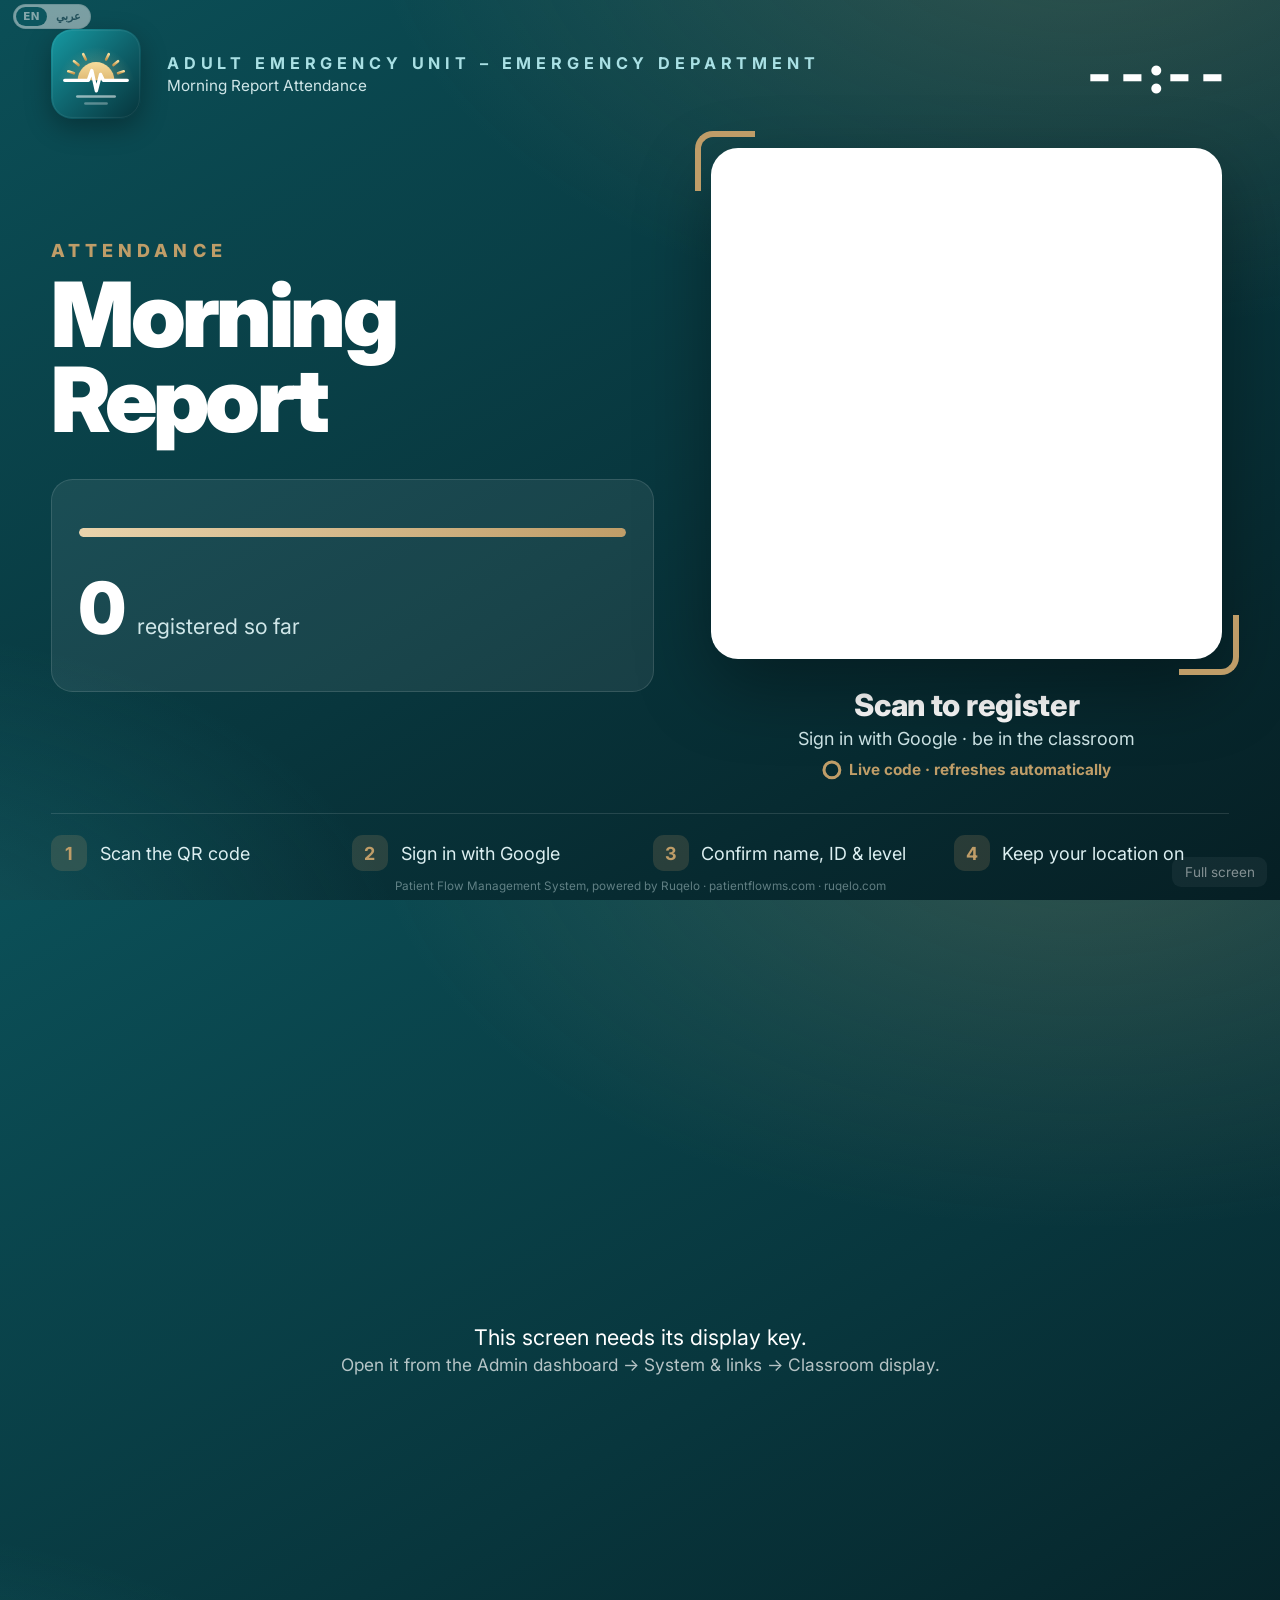
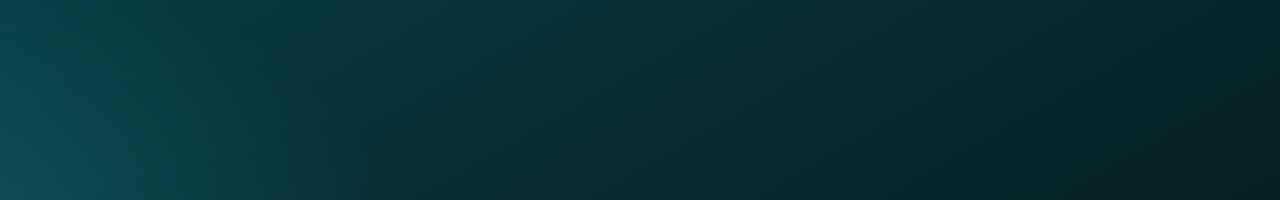
<file: display.html>
<!doctype html>
<html lang="en">
<head>
<meta charset="utf-8">
<meta name="viewport" content="width=device-width, initial-scale=1">
<title>Classroom Display · Morning Report</title>
<meta name="author" content="Dr. Swaid Saulat">
<meta name="robots" content="noindex">
<link rel="icon" href="icon.svg" type="image/svg+xml">
<link rel="preconnect" href="https://fonts.googleapis.com">
<link rel="preconnect" href="https://fonts.gstatic.com" crossorigin>
<link href="https://fonts.googleapis.com/css2?family=Inter:wght@400;500;600;700;800;900&display=swap" rel="stylesheet">
<script src="i18n.js"></script>
<style>
  :root { --gold: #BF9D68; --teal: #34B5BE; }
  * { box-sizing: border-box; }
  html, body { margin: 0; height: 100%; }
  body {
    font-family: 'Inter', system-ui, sans-serif; color: #fff; overflow: hidden;
    background: radial-gradient(1200px 700px at 85% -10%, rgba(191,157,104,.22), transparent 60%),
                radial-gradient(900px 600px at -10% 110%, rgba(52,181,190,.25), transparent 60%),
                linear-gradient(150deg, #0B4F57 0%, #08363D 55%, #061F24 100%);
  }
  .demo-ribbon { position: fixed; top: 10px; right: -34px; transform: rotate(45deg); background: var(--gold); color: #fff; font-size: 11px; font-weight: 800; letter-spacing: .1em; padding: 4px 40px; }
  .screen { height: 100vh; display: grid; grid-template-rows: auto 1fr auto; padding: 3.2vh 4vw; gap: 2.5vh; }
  .top { display: flex; align-items: center; gap: 2vw; }
  .plate { border-radius: 2.4vh; overflow: hidden; line-height: 0; box-shadow: 0 1vh 3vh rgba(0,0,0,.3); }
  .plate img { height: 10vh; display: block; }
  .top .dept { font-size: 1.8vh; letter-spacing: .3em; text-transform: uppercase; color: #A9E0E4; font-weight: 700; }
  .top .inst { font-size: 1.7vh; color: #CFE6E8; margin-top: .4vh; }
  .top .clock { margin-left: auto; font-size: 6vh; font-weight: 800; letter-spacing: -.03em; font-variant-numeric: tabular-nums; }
  .main { display: grid; grid-template-columns: 1.15fr 1fr; gap: 4vw; align-items: center; min-height: 0; }
  .eyebrow { font-size: 2vh; letter-spacing: .28em; text-transform: uppercase; color: var(--gold); font-weight: 800; }
  h1 { font-size: 10vh; line-height: .95; margin: 1.2vh 0 0; letter-spacing: -.04em; font-weight: 900; }
  .date { font-size: 2.6vh; color: #CFE6E8; margin-top: 1.4vh; }
  .state { margin-top: 4vh; padding: 3vh 3vh; border-radius: 2.4vh; background: rgba(255,255,255,.07); border: 1px solid rgba(255,255,255,.12); }
  .pill { display: inline-flex; align-items: center; gap: 1vh; font-size: 2vh; font-weight: 700; padding: .8vh 1.6vh; border-radius: 999px; background: #fff; color: #0E5F68; }
  .pill .dot { width: 1.1vh; height: 1.1vh; border-radius: 50%; background: currentColor; }
  .pill.open { color: #12805C; } .pill.open .dot { animation: pulse 1.6s infinite; }
  .pill.closed { color: #B42318; }
  @keyframes pulse { 50% { opacity: .35; } }
  .big { font-size: 11vh; font-weight: 900; letter-spacing: -.04em; line-height: 1; margin-top: 2vh; font-variant-numeric: tabular-nums; }
  .sub { font-size: 2.3vh; color: #CFE6E8; margin-top: .8vh; }
  .bar { height: 1vh; border-radius: 1vh; background: rgba(255,255,255,.15); margin-top: 2.4vh; overflow: hidden; }
  .bar i { display: block; height: 100%; background: linear-gradient(90deg, #E9D3AC, var(--gold)); border-radius: 1vh; transition: width 1s linear; }
  .count { display: flex; align-items: baseline; gap: 1.6vh; margin-top: 3vh; }
  .count b { font-size: 8vh; font-weight: 900; letter-spacing: -.03em; font-variant-numeric: tabular-nums; }
  .count span { font-size: 2.4vh; color: #CFE6E8; }
  .recent { display: flex; flex-wrap: wrap; gap: 1vh; margin-top: 1.4vh; }
  .recent span { font-size: 1.9vh; padding: .6vh 1.3vh; border-radius: 999px; background: rgba(255,255,255,.1); animation: pop .4s ease; }
  @keyframes pop { from { transform: scale(.8); opacity: 0; } to { transform: none; opacity: 1; } }

  .qrbox { justify-self: center; text-align: center; }
  .qr-card { background: #fff; border-radius: 3vh; padding: 2.4vh; box-shadow: 0 3vh 8vh rgba(0,0,0,.35); position: relative; }
  .qr-card::before, .qr-card::after { content: ''; position: absolute; width: 6vh; height: 6vh; border: .7vh solid var(--gold); }
  .qr-card::before { left: -1.8vh; top: -1.8vh; border-right: 0; border-bottom: 0; border-radius: 2vh 0 0 0; }
  .qr-card::after { right: -1.8vh; bottom: -1.8vh; border-left: 0; border-top: 0; border-radius: 0 0 2vh 0; }
  #qr { width: min(52vh, 38vw); height: min(52vh, 38vw); }
  #qr svg { width: 100%; height: 100%; display: block; }
  .scan { font-size: 3.4vh; font-weight: 800; margin-top: 3vh; letter-spacing: -.01em; }
  .scan-sub { font-size: 2vh; color: #CFE6E8; margin-top: .6vh; }
  .live { display: inline-flex; align-items: center; gap: .8vh; margin-top: 1.2vh; font-size: 1.7vh; color: var(--gold); font-weight: 700; }
  .ring { width: 2.2vh; height: 2.2vh; transform: rotate(-90deg); }
  .qr-off { width: min(52vh, 38vw); height: min(52vh, 38vw); display: grid; place-items: center; color: #5F7482; font-size: 2.6vh; font-weight: 700; padding: 4vh; text-align: center; }

  .steps { display: grid; grid-template-columns: repeat(4, 1fr); gap: 2vw; border-top: 1px solid rgba(255,255,255,.12); padding-top: 2.4vh; }
  .steps div { display: flex; gap: 1.4vh; align-items: center; font-size: 2vh; color: #DCEFF1; }
  .steps b { flex: none; width: 4vh; height: 4vh; border-radius: 1.2vh; background: rgba(191,157,104,.18); color: var(--gold); display: grid; place-items: center; font-size: 2vh; }
  .fs { position: fixed; right: 1.4vh; bottom: 1.4vh; background: rgba(255,255,255,.1); color: #fff; border: 0; padding: .8vh 1.4vh; border-radius: 1vh; font: inherit; font-size: 1.5vh; cursor: pointer; opacity: .5; }
  .fs:hover { opacity: 1; }
  .err { position: fixed; left: 50%; bottom: 2vh; transform: translateX(-50%); background: #8E2A20; padding: 1vh 2vh; border-radius: 1vh; font-size: 1.8vh; }
  .credit-d { position: fixed; left: 0; right: 0; bottom: .8vh; text-align: center; font-size: 1.3vh; color: rgba(207,230,232,.45); pointer-events: none; }
  .lang-d { position: fixed; top: .4vh; left: 1vw; z-index: 5; opacity: .5; transition: opacity .2s; }
  .lang-d:hover, .lang-d:focus-within { opacity: 1; }
  .lang-d .lang-switch { font-size: 11px; }
  .lang-d .lang-switch button { padding: 4px 7px; }
  /* Arabic (right-to-left) */
  [dir="rtl"] .top .clock { margin-left: 0; margin-right: auto; }
  [dir="rtl"] .fs { right: auto; left: 1.4vh; }
  .gate { height: 100vh; display: grid; place-items: center; text-align: center; padding: 4vh; font-size: 2.4vh; }
</style>
</head>
<body>
<div class="screen" id="screen" hidden>
  <div class="top">
    <div class="plate"><img src="logo.svg" alt="Morning Report"></div>
    <div><div class="dept" id="dept" translate="no">Adult Emergency Unit – Emergency Department</div><div class="inst" id="inst">Morning Report Attendance</div></div>
    <div class="clock" id="clock">--:--</div>
  </div>
  <div class="main">
    <div>
      <div class="eyebrow">Attendance</div>
      <h1 id="program" translate="no">Morning Report</h1>
      <div class="date" id="date"></div>
      <div class="state">
        <div id="pill"></div>
        <div class="big" id="big"></div>
        <div class="sub" id="sub"></div>
        <div class="bar" id="barWrap"><i id="bar"></i></div>
        <div class="count"><b id="count">0</b><span>registered so far</span></div>
        <div class="recent" id="recent"></div>
      </div>
    </div>
    <div class="qrbox">
      <div class="qr-card"><div id="qr"></div></div>
      <div class="scan">Scan to register</div>
      <div class="scan-sub" id="scanSub">Sign in with Google · be in the classroom</div>
      <div class="live" id="live" hidden><svg class="ring" viewBox="0 0 20 20"><circle cx="10" cy="10" r="8" fill="none" stroke="rgba(191,157,104,.3)" stroke-width="3"/><circle id="ringArc" cx="10" cy="10" r="8" fill="none" stroke="#BF9D68" stroke-width="3" stroke-dasharray="50.3" stroke-dashoffset="0"/></svg><span>Live code · refreshes automatically</span></div>
    </div>
  </div>
  <div class="steps">
    <div><b>1</b>Scan the QR code</div>
    <div><b>2</b>Sign in with Google</div>
    <div><b>3</b>Confirm name, ID &amp; level</div>
    <div><b>4</b>Keep your location on</div>
  </div>
</div>
<div class="gate" id="gate" hidden></div>
<button class="fs" id="fs" type="button">Full screen</button>
<div class="lang-d" data-lang-switch></div>
<div class="credit-d">Patient Flow Management System, powered by Ruqelo · patientflowms.com · ruqelo.com</div>

<script src="config.js"></script>
<script src="core.js"></script>
<script src="qrcode.js"></script>
<script src="qr.js"></script>
<script>
(function () {
  'use strict';
  const { $, esc } = MR;
  const key = MR.qs.get('key') || (MR.DEMO ? 'DEMOKEY' : '');
  let D = null, lastQr = '', fails = 0, codeAt = 0;

  if (!key) { gate('This screen needs its display key.<br><span style="opacity:.7;font-size:.8em">Open it from the Admin dashboard → System &amp; links → Classroom display.</span>'); return; }

  function gate(html) { $('#screen').hidden = true; $('#gate').hidden = false; $('#gate').innerHTML = '<div>' + html + '</div>'; }

  async function poll() {
    const res = await MR.call('display', { key });
    if (!res.ok) {
      if (res.code === 'FORBIDDEN') return gate(esc(res.message));
      fails++;
      showErr('Connection problem, retrying… (' + fails + ')');
      return setTimeout(poll, 15000);
    }
    fails = 0; showErr('');
    const prev = D ? D.count : null;
    D = res;
    $('#gate').hidden = true; $('#screen').hidden = false;
    $('#dept').textContent = D.department; $('#inst').textContent = D.program + ' Attendance'; $('#program').textContent = D.program;
    $('#date').textContent = D.session.label;
    $('#count').textContent = D.count;
    if (prev !== null && D.count > prev) { $('#count').animate([{ transform: 'scale(1.2)' }, { transform: 'scale(1)' }], { duration: 400 }); }
    $('#recent').innerHTML = (D.recent || []).map(r => '<span>' + esc(r.name) + ' · ' + esc(r.time) + '</span>').join('');
    $('#scanSub').textContent = 'Sign in with Google' + (D.geofence ? ' · be within ' + D.radius + ' m of the classroom' : '');
    drawQr();
    const live = D.session.state === 'open' || D.session.state === 'upcoming';
    setTimeout(poll, D.liveCode ? 10000 : (live ? 15000 : 60000));
  }

  function drawQr() {
    const base = D.attendeeUrl || MR.attendeeUrl();
    const open = D.session.state === 'open' || D.session.state === 'upcoming';
    if (!open && D.liveCode) { $('#qr').innerHTML = '<div class="qr-off">Registration is closed</div>'; lastQr = ''; $('#live').hidden = true; return; }
    const url = D.liveCode ? base + (base.indexOf('?') >= 0 ? '&' : '?') + 'k=' + encodeURIComponent(D.liveCode) : base;
    $('#live').hidden = !D.liveCode;
    if (url !== lastQr) { $('#qr').innerHTML = MRQR.svg(url); lastQr = url; codeAt = Date.now(); }
  }

  function tick() {
    if (!D) return;
    const now = MR.now(), s = D.session, tz = 'Asia/Riyadh';
    $('#clock').textContent = MR.clock(now, tz);
    const t = now.getTime(), st0 = new Date(s.startAt).getTime(), cl = new Date(s.closeAt).getTime();
    let state = s.isSessionDay ? (t < st0 ? 'upcoming' : t <= cl ? 'open' : 'closed') : s.state;
    const nx = D.nextSession;
    let pill, big, sub, pct = null;
    if (state === 'open') { pill = '<span class="pill open"><span class="dot"></span>Registration open</span>'; big = MR.countdown(cl - t); sub = 'remaining · closes at ' + s.end; pct = (t - st0) / (cl - st0) * 100; }
    else if (state === 'upcoming') { pill = '<span class="pill"><span class="dot"></span>Opens at ' + esc(s.start) + '</span>'; big = MR.countdown(st0 - t); sub = 'until registration opens'; }
    else if (state === 'closed') { pill = '<span class="pill closed"><span class="dot"></span>Registration closed</span>'; big = 'Closed'; sub = 'Closed at ' + s.end + (nx ? ' · next: ' + nx.label.replace(/,? \d{4}$/, '') + ' ' + nx.start : ''); pct = 100; }
    else { pill = '<span class="pill"><span class="dot"></span>No session today</span>'; big = '—'; sub = nx ? 'Next session: ' + nx.label.replace(/,? \d{4}$/, '') + ' at ' + nx.start : ''; }
    $('#pill').innerHTML = pill; $('#big').textContent = big; $('#sub').textContent = sub;
    $('#barWrap').hidden = pct === null; if (pct !== null) $('#bar').style.width = Math.min(100, Math.max(0, pct)).toFixed(1) + '%';
    if (D.liveCode) { const frac = ((Date.now() - codeAt) / 1000 % (D.codeRefreshSec || 30)) / (D.codeRefreshSec || 30); $('#ringArc').setAttribute('stroke-dashoffset', (50.3 * frac).toFixed(1)); }
    if (state !== s.state && (state === 'open' || state === 'closed')) { s.state = state; drawQr(); }
  }

  function showErr(m) { let e = document.querySelector('.err'); if (!m) { if (e) e.remove(); return; } if (!e) { e = document.createElement('div'); e.className = 'err'; document.body.appendChild(e); } e.textContent = m; }

  // Keep the screen awake and allow full screen.
  async function wake() { try { if ('wakeLock' in navigator) await navigator.wakeLock.request('screen'); } catch (e) { /* ignore */ } }
  document.addEventListener('visibilitychange', () => { if (document.visibilityState === 'visible') wake(); });
  $('#fs').onclick = () => { if (!document.fullscreenElement) document.documentElement.requestFullscreen().catch(() => {}); else document.exitFullscreen(); };
  document.addEventListener('fullscreenchange', () => { $('#fs').hidden = !!document.fullscreenElement; });

  wake(); poll(); setInterval(tick, 1000);
  setInterval(() => location.reload(), 6 * 3600 * 1000); // daily freshness for screens left on
})();
</script>
</body>
</html>
</file>
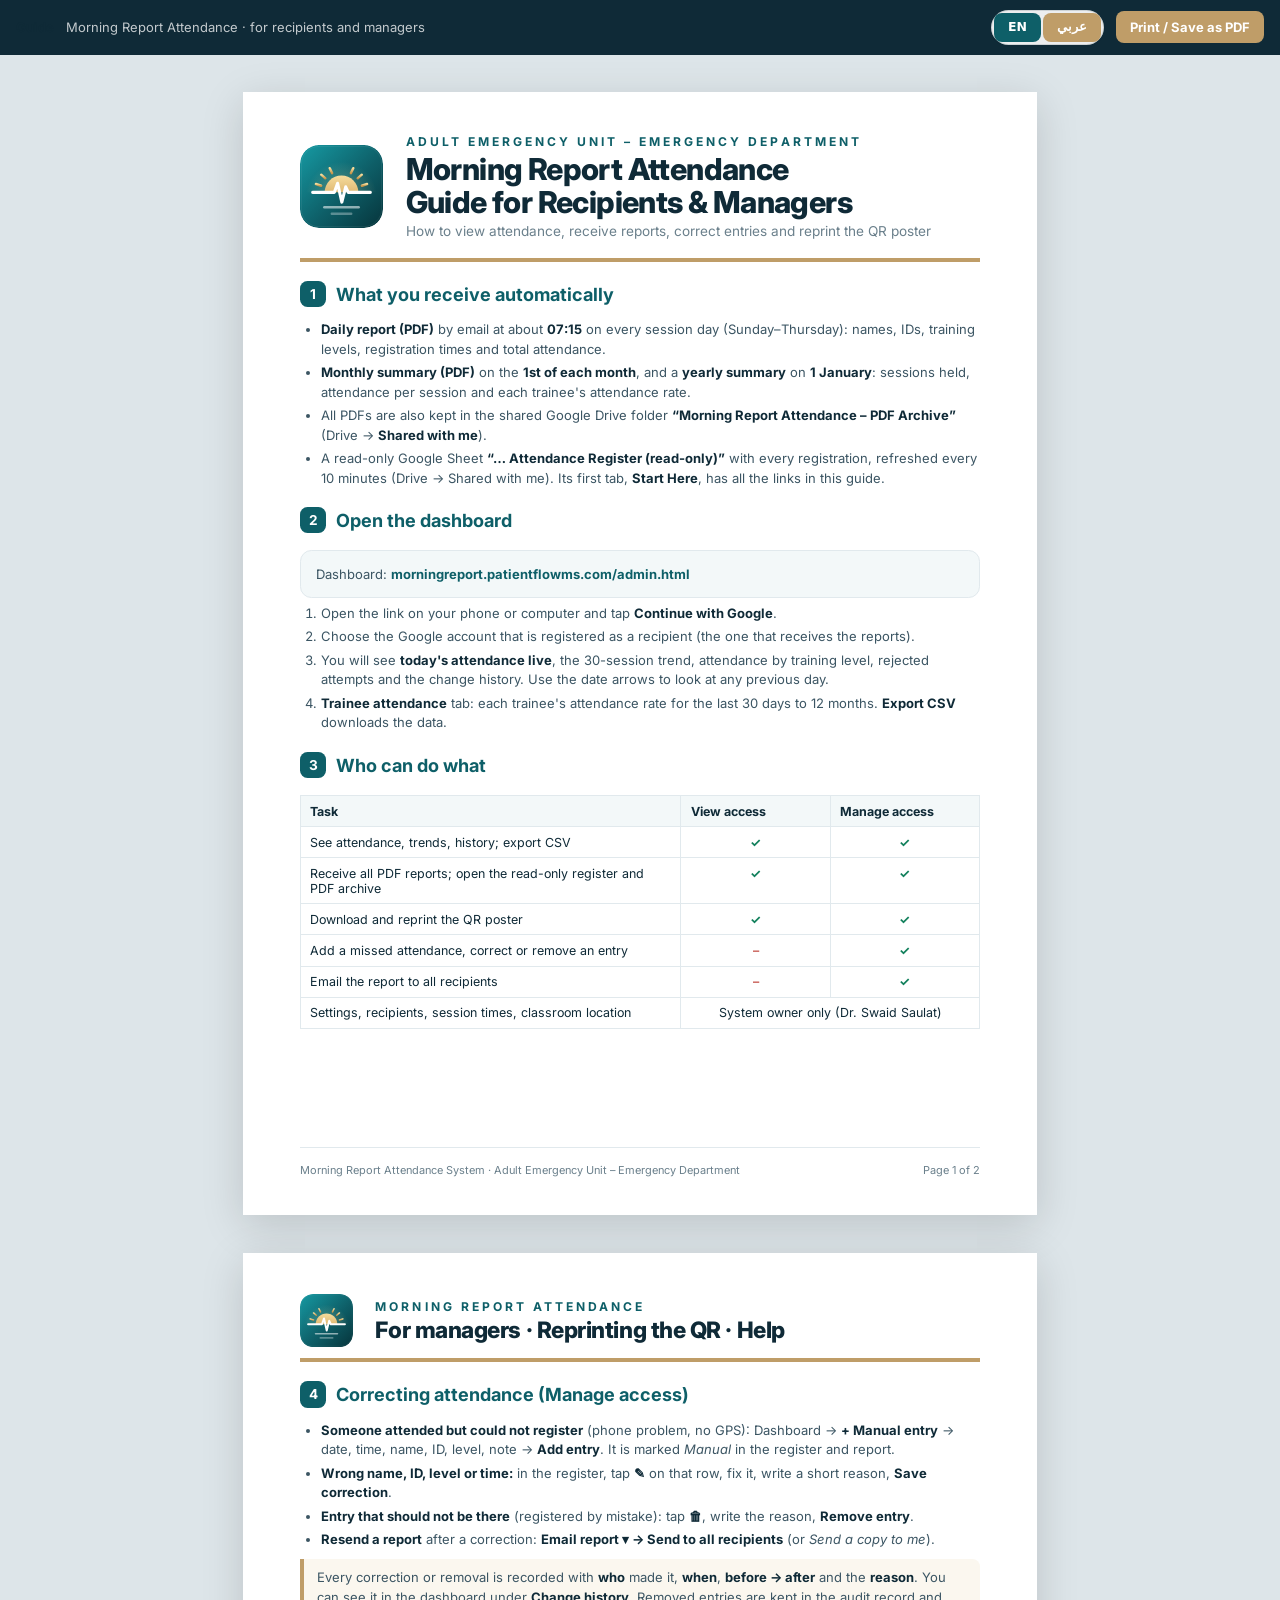
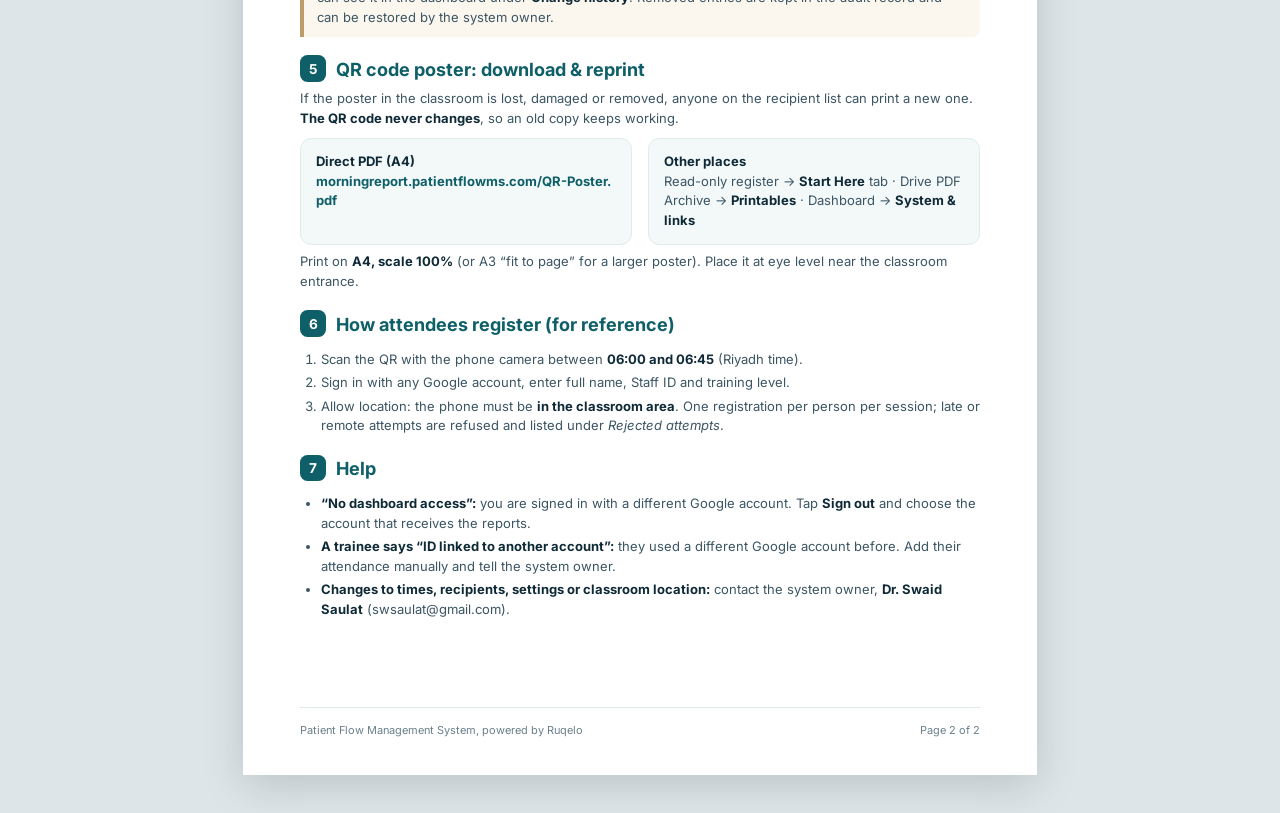
<file: guide.html>
<!doctype html>
<html lang="en">
<head>
<meta charset="utf-8">
<meta name="viewport" content="width=device-width, initial-scale=1">
<title>Guide · Morning Report Attendance</title>
<meta name="author" content="Dr. Swaid Saulat">
<meta name="robots" content="noindex">
<link rel="icon" href="icon.svg" type="image/svg+xml">
<link rel="preconnect" href="https://fonts.googleapis.com">
<link rel="preconnect" href="https://fonts.gstatic.com" crossorigin>
<link href="https://fonts.googleapis.com/css2?family=Inter:wght@400;500;600;700;800&display=swap" rel="stylesheet">
<script src="i18n.js"></script>
<style>
  :root { --teal: #1F9AA3; --teal-d: #0E5F68; --gold: #BF9D68; --ink: #0F2A37; --ink2: #3B5563; --mute: #6B808C; --line: #E1E9ED; --soft: #F3F8F9; }
  * { box-sizing: border-box; }
  html, body { margin: 0; background: #DDE5E9; font-family: 'Inter', Arial, sans-serif; color: var(--ink); -webkit-print-color-adjust: exact; print-color-adjust: exact; }
  .page { width: 210mm; min-height: 297mm; margin: 10mm auto; background: #fff; padding: 11mm 15mm 10mm; position: relative; box-shadow: 0 10px 40px rgba(0,0,0,.15); display: flex; flex-direction: column; }
  .head { display: flex; align-items: center; gap: 6mm; padding-bottom: 5mm; border-bottom: 1.2mm solid var(--gold); }
  .head img { height: 22mm; }
  .head .t1 { font-size: 3.2mm; letter-spacing: .25em; text-transform: uppercase; color: var(--teal-d); font-weight: 700; }
  .head .t2 { font-size: 8mm; font-weight: 800; letter-spacing: -.02em; line-height: 1.1; margin-top: 1mm; }
  .head .t3 { font-size: 3.6mm; color: var(--mute); margin-top: 1mm; }
  h2 { font-size: 4.8mm; margin: 5mm 0 2mm; color: var(--teal-d); display: flex; align-items: center; gap: 2.5mm; }
  h2 .n { width: 7mm; height: 7mm; border-radius: 2mm; background: var(--teal-d); color: #fff; font-size: 3.6mm; display: grid; place-items: center; flex: none; }
  p, li { font-size: 3.45mm; line-height: 1.5; color: var(--ink2); margin: 0; }
  ul, ol { margin: 1.5mm 0 0; padding-left: 5.5mm; }
  li + li { margin-top: 1mm; }
  b { color: var(--ink); }
  .box { background: var(--soft); border: .3mm solid var(--line); border-radius: 3mm; padding: 3.5mm 4mm; margin-top: 2.5mm; }
  .link { font-family: 'Inter', monospace; font-weight: 700; color: var(--teal-d); word-break: break-all; }
  .grid2 { display: grid; grid-template-columns: 1fr 1fr; gap: 4mm; }
  table { width: 100%; border-collapse: collapse; margin-top: 2.5mm; font-size: 3.3mm; }
  th, td { border: .3mm solid var(--line); padding: 2mm 2.5mm; text-align: left; vertical-align: top; }
  th { background: var(--soft); color: var(--ink); font-weight: 700; }
  td.y { color: #12805C; font-weight: 700; text-align: center; } td.x { color: #B42318; text-align: center; }
  .tip { border-left: 1.2mm solid var(--gold); background: #FBF7EF; padding: 2.5mm 3.5mm; border-radius: 0 2mm 2mm 0; margin-top: 2.5mm; }
  .foot { margin-top: auto; padding-top: 4mm; border-top: .3mm solid var(--line); display: flex; justify-content: space-between; font-size: 2.9mm; color: var(--mute); }
  .bar { position: sticky; top: 0; z-index: 2; background: #0F2A37; color: #fff; padding: 10px 16px; display: flex; gap: 12px; align-items: center; font-size: 13px; }
  .bar button { padding: 8px 14px; border-radius: 8px; border: 0; background: var(--gold); color: #fff; font: inherit; font-weight: 700; cursor: pointer; }
  /* Arabic (right-to-left) */
  [dir="rtl"] ul, [dir="rtl"] ol { padding-left: 0; padding-right: 5.5mm; }
  [dir="rtl"] th, [dir="rtl"] td { text-align: right; }
  [dir="rtl"] td.y, [dir="rtl"] td.x { text-align: center; }
  [dir="rtl"] .tip { border-left: 0; border-right: 1.2mm solid var(--gold); border-radius: 2mm 0 0 2mm; }
  [dir="rtl"] .link { direction: ltr; unicode-bidi: isolate; }
  @page { size: A4 portrait; margin: 0; }
  @media print { html, body { background: #fff; } .bar { display: none; } .page { margin: 0; box-shadow: none; page-break-after: always; min-height: 296mm; } .page:last-child { page-break-after: auto; } }
</style>
</head>
<body>
<div class="bar"><b>Guide</b><span style="opacity:.75">Morning Report Attendance · for recipients and managers</span><span style="flex:1"></span><span data-lang-switch></span><button onclick="window.print()">Print / Save as PDF</button></div>

<section class="page" data-lang="en">
  <div class="head">
    <img src="logo.svg" alt="Morning Report" style="border-radius:5mm">
    <div>
      <div class="t1">Adult Emergency Unit – Emergency Department</div>
      <div class="t2">Morning Report Attendance<br>Guide for Recipients &amp; Managers</div>
      <div class="t3">How to view attendance, receive reports, correct entries and reprint the QR poster</div>
    </div>
  </div>

  <h2><span class="n">1</span>What you receive automatically</h2>
  <ul>
    <li><b>Daily report (PDF)</b> by email at about <b>07:15</b> on every session day (Sunday–Thursday): names, IDs, training levels, registration times and total attendance.</li>
    <li><b>Monthly summary (PDF)</b> on the <b>1st of each month</b>, and a <b>yearly summary</b> on <b>1 January</b>: sessions held, attendance per session and each trainee's attendance rate.</li>
    <li>All PDFs are also kept in the shared Google Drive folder <b>“Morning Report Attendance – PDF Archive”</b> (Drive → <b>Shared with me</b>).</li>
    <li>A read-only Google Sheet <b>“… Attendance Register (read-only)”</b> with every registration, refreshed every 10 minutes (Drive → Shared with me). Its first tab, <b>Start Here</b>, has all the links in this guide.</li>
  </ul>

  <h2><span class="n">2</span>Open the dashboard</h2>
  <div class="box">
    <p>Dashboard: <span class="link" data-u="admin.html">morningreport.patientflowms.com/admin.html</span></p>
  </div>
  <ol>
    <li>Open the link on your phone or computer and tap <b>Continue with Google</b>.</li>
    <li>Choose the Google account that is registered as a recipient (the one that receives the reports).</li>
    <li>You will see <b>today's attendance live</b>, the 30-session trend, attendance by training level, rejected attempts and the change history. Use the date arrows to look at any previous day.</li>
    <li><b>Trainee attendance</b> tab: each trainee's attendance rate for the last 30 days to 12 months. <b>Export CSV</b> downloads the data.</li>
  </ol>

  <h2><span class="n">3</span>Who can do what</h2>
  <table>
    <tr><th>Task</th><th style="width:22%">View access</th><th style="width:22%">Manage access</th></tr>
    <tr><td>See attendance, trends, history; export CSV</td><td class="y">✓</td><td class="y">✓</td></tr>
    <tr><td>Receive all PDF reports; open the read-only register and PDF archive</td><td class="y">✓</td><td class="y">✓</td></tr>
    <tr><td>Download and reprint the QR poster</td><td class="y">✓</td><td class="y">✓</td></tr>
    <tr><td>Add a missed attendance, correct or remove an entry</td><td class="x">–</td><td class="y">✓</td></tr>
    <tr><td>Email the report to all recipients</td><td class="x">–</td><td class="y">✓</td></tr>
    <tr><td>Settings, recipients, session times, classroom location</td><td colspan="2" style="text-align:center">System owner only (Dr. Swaid Saulat)</td></tr>
  </table>

  <div class="foot"><span>Morning Report Attendance System · Adult Emergency Unit – Emergency Department</span><span>Page 1 of 2</span></div>
</section>

<section class="page" data-lang="en">
  <div class="head" style="padding-bottom:3mm">
    <img src="logo.svg" alt="" style="height:14mm;border-radius:3.5mm">
    <div><div class="t1">Morning Report Attendance</div><div class="t2" style="font-size:6mm">For managers · Reprinting the QR · Help</div></div>
  </div>

  <h2><span class="n">4</span>Correcting attendance (Manage access)</h2>
  <ul>
    <li><b>Someone attended but could not register</b> (phone problem, no GPS): Dashboard → <b>+ Manual entry</b> → date, time, name, ID, level, note → <b>Add entry</b>. It is marked <i>Manual</i> in the register and report.</li>
    <li><b>Wrong name, ID, level or time:</b> in the register, tap <b>✎</b> on that row, fix it, write a short reason, <b>Save correction</b>.</li>
    <li><b>Entry that should not be there</b> (registered by mistake): tap <b>🗑</b>, write the reason, <b>Remove entry</b>.</li>
    <li><b>Resend a report</b> after a correction: <b>Email report ▾ → Send to all recipients</b> (or <i>Send a copy to me</i>).</li>
  </ul>
  <div class="tip"><p>Every correction or removal is recorded with <b>who</b> made it, <b>when</b>, <b>before → after</b> and the <b>reason</b>. You can see it in the dashboard under <b>Change history</b>. Removed entries are kept in the audit record and can be restored by the system owner.</p></div>

  <h2><span class="n">5</span>QR code poster: download &amp; reprint</h2>
  <p>If the poster in the classroom is lost, damaged or removed, anyone on the recipient list can print a new one. <b>The QR code never changes</b>, so an old copy keeps working.</p>
  <div class="grid2">
    <div class="box"><p><b>Direct PDF (A4)</b><br><span class="link" data-u="QR-Poster.pdf">morningreport.patientflowms.com/QR-Poster.pdf</span></p></div>
    <div class="box"><p><b>Other places</b><br>Read-only register → <b>Start Here</b> tab · Drive PDF Archive → <b>Printables</b> · Dashboard → <b>System &amp; links</b></p></div>
  </div>
  <p style="margin-top:2mm">Print on <b>A4, scale 100%</b> (or A3 “fit to page” for a larger poster). Place it at eye level near the classroom entrance.</p>

  <h2><span class="n">6</span>How attendees register (for reference)</h2>
  <ol>
    <li>Scan the QR with the phone camera between <b>06:00 and 06:45</b> (Riyadh time).</li>
    <li>Sign in with any Google account, enter full name, Staff ID and training level.</li>
    <li>Allow location: the phone must be <b>in the classroom area</b>. One registration per person per session; late or remote attempts are refused and listed under <i>Rejected attempts</i>.</li>
  </ol>

  <h2><span class="n">7</span>Help</h2>
  <ul>
    <li><b>“No dashboard access”:</b> you are signed in with a different Google account. Tap <b>Sign out</b> and choose the account that receives the reports.</li>
    <li><b>A trainee says “ID linked to another account”:</b> they used a different Google account before. Add their attendance manually and tell the system owner.</li>
    <li><b>Changes to times, recipients, settings or classroom location:</b> contact the system owner, <b>Dr. Swaid Saulat</b> (swsaulat@gmail.com).</li>
  </ul>

  <div class="foot"><span>Patient Flow Management System, powered by Ruqelo</span><span>Page 2 of 2</span></div>
</section>

<section class="page" data-lang="ar">
  <div class="head">
    <img src="logo.svg" alt="التقرير الصباحي" style="border-radius:5mm">
    <div>
      <div class="t1">وحدة طوارئ البالغين – قسم الطوارئ</div>
      <div class="t2">حضور التقرير الصباحي<br>دليل المستلمين والمديرين</div>
      <div class="t3">كيفية عرض الحضور، واستلام التقارير، وتصحيح الإدخالات، وإعادة طباعة ملصق رمز QR</div>
    </div>
  </div>

  <h2><span class="n">1</span>ما يصلك تلقائيًا</h2>
  <ul>
    <li><b>تقرير يومي (PDF)</b> بالبريد الإلكتروني نحو الساعة <b>07:15</b> في كل يوم جلسة (من الأحد إلى الخميس): الأسماء والأرقام الوظيفية والمستويات التدريبية وأوقات التسجيل وإجمالي الحضور.</li>
    <li><b>ملخص شهري (PDF)</b> في <b>اليوم الأول من كل شهر</b>، و<b>ملخص سنوي</b> في <b>1 يناير</b>: الجلسات المنعقدة، والحضور في كل جلسة، ونسبة حضور كل متدرب.</li>
    <li>تُحفظ جميع ملفات PDF أيضًا في مجلد Google Drive المشترك <b>«Morning Report Attendance – PDF Archive»</b> (Drive ← <b>مشترك معي</b>).</li>
    <li>ملف Google Sheet للقراءة فقط <b>«… Attendance Register (read-only)»</b> يضم كل التسجيلات ويُحدَّث كل 10 دقائق (Drive ← مشترك معي). يحتوي تبويبه الأول <b>Start Here</b> على جميع الروابط الواردة في هذا الدليل.</li>
  </ul>

  <h2><span class="n">2</span>فتح لوحة الإدارة</h2>
  <div class="box">
    <p>لوحة الإدارة: <span class="link" data-u="admin.html">morningreport.patientflowms.com/admin.html</span></p>
  </div>
  <ol>
    <li>افتح الرابط على جوالك أو حاسوبك واضغط <b>المتابعة باستخدام Google</b>.</li>
    <li>اختر حساب Google المسجَّل كمستلم (الحساب الذي تصله التقارير).</li>
    <li>سترى <b>حضور اليوم مباشرةً</b>، واتجاه آخر 30 جلسة، والحضور حسب المستوى التدريبي، والمحاولات المرفوضة، وسجل التغييرات. استخدم أسهم التاريخ لعرض أي يوم سابق.</li>
    <li>تبويب <b>حضور المتدربين</b>: نسبة حضور كل متدرب خلال فترة من آخر 30 يومًا حتى 12 شهرًا. يتيح <b>تصدير CSV</b> تنزيل البيانات.</li>
  </ol>

  <h2><span class="n">3</span>الصلاحيات</h2>
  <table>
    <tr><th>المهمة</th><th style="width:22%">صلاحية العرض</th><th style="width:22%">صلاحية الإدارة</th></tr>
    <tr><td>عرض الحضور والاتجاهات والسجل؛ تصدير CSV</td><td class="y">✓</td><td class="y">✓</td></tr>
    <tr><td>استلام جميع تقارير PDF؛ فتح السجل للقراءة فقط وأرشيف PDF</td><td class="y">✓</td><td class="y">✓</td></tr>
    <tr><td>تنزيل ملصق رمز QR وإعادة طباعته</td><td class="y">✓</td><td class="y">✓</td></tr>
    <tr><td>إضافة حضور فائت، أو تصحيح إدخال أو حذفه</td><td class="x">–</td><td class="y">✓</td></tr>
    <tr><td>إرسال التقرير بالبريد إلى جميع المستلمين</td><td class="x">–</td><td class="y">✓</td></tr>
    <tr><td>الإعدادات والمستلمون وأوقات الجلسات وموقع القاعة</td><td colspan="2" style="text-align:center">مالك النظام فقط</td></tr>
  </table>

  <div class="foot"><span>نظام حضور التقرير الصباحي · وحدة طوارئ البالغين – قسم الطوارئ</span><span>صفحة 1 من 2</span></div>
</section>

<section class="page" data-lang="ar">
  <div class="head" style="padding-bottom:3mm">
    <img src="logo.svg" alt="" style="height:14mm;border-radius:3.5mm">
    <div><div class="t1">حضور التقرير الصباحي</div><div class="t2" style="font-size:6mm">للمديرين · إعادة طباعة رمز QR · المساعدة</div></div>
  </div>

  <h2><span class="n">4</span>تصحيح الحضور (صلاحية الإدارة)</h2>
  <ul>
    <li><b>شخص حضر ولم يتمكن من التسجيل</b> (مشكلة في الجوال أو تعذّر GPS): لوحة الإدارة ← <b>+ إدخال يدوي</b> ← التاريخ والوقت والاسم والرقم والمستوى والملاحظة ← <b>إضافة الإدخال</b>. يظهر بعلامة <i>يدوي</i> في السجل والتقرير.</li>
    <li><b>خطأ في الاسم أو الرقم أو المستوى أو الوقت:</b> في السجل، اضغط <b>✎</b> في ذلك الصف، وصحّح البيانات، واكتب سببًا مختصرًا، ثم اضغط <b>حفظ التصحيح</b>.</li>
    <li><b>إدخال لا ينبغي وجوده</b> (سُجّل بالخطأ): اضغط <b>🗑</b>، واكتب السبب، ثم <b>حذف الإدخال</b>.</li>
    <li><b>إعادة إرسال التقرير</b> بعد التصحيح: <b>إرسال التقرير بالبريد ▾ ← أرسل إلى جميع المستلمين</b> (أو <i>أرسل نسخة إليّ</i>).</li>
  </ul>
  <div class="tip"><p>يُسجَّل كل تصحيح أو حذف مع <b>من</b> أجراه و<b>متى</b> و<b>القيمة قبل ← بعد</b> و<b>السبب</b>. يمكنك الاطلاع عليه في لوحة الإدارة ضمن <b>سجل التغييرات</b>. تبقى الإدخالات المحذوفة محفوظة في سجل التدقيق، ويمكن لمالك النظام استعادتها.</p></div>

  <h2><span class="n">5</span>ملصق رمز QR: التنزيل وإعادة الطباعة</h2>
  <p>إذا فُقد الملصق في القاعة أو تلف أو أُزيل، يمكن لأي شخص في قائمة المستلمين طباعة ملصق جديد. <b>رمز QR لا يتغيّر أبدًا</b>، لذا تبقى النسخة القديمة صالحة.</p>
  <div class="grid2">
    <div class="box"><p><b>ملف PDF مباشر (A4)</b><br><span class="link" data-u="QR-Poster.pdf">morningreport.patientflowms.com/QR-Poster.pdf</span></p></div>
    <div class="box"><p><b>أماكن أخرى</b><br>السجل للقراءة فقط ← تبويب <b>Start Here</b> · أرشيف PDF في Drive ← <b>Printables</b> · لوحة الإدارة ← <b>النظام والروابط</b></p></div>
  </div>
  <p style="margin-top:2mm">اطبع على <b>ورق A4 بمقياس 100%</b> (أو A3 مع «ملاءمة للصفحة» لملصق أكبر). ضعه في مستوى النظر قرب مدخل القاعة.</p>

  <h2><span class="n">6</span>كيف يسجّل الحاضرون (للاطلاع)</h2>
  <ol>
    <li>امسح رمز QR بكاميرا الجوال بين الساعة <b>06:00 و06:45</b> (بتوقيت الرياض).</li>
    <li>سجّل الدخول بأي حساب Google، وأدخل الاسم الكامل والرقم الوظيفي والمستوى التدريبي.</li>
    <li>اسمح بالوصول إلى الموقع: يجب أن يكون الجوال <b>داخل نطاق القاعة</b>. تسجيل واحد لكل شخص في كل جلسة؛ تُرفض المحاولات المتأخرة أو عن بُعد وتظهر ضمن <i>المحاولات المرفوضة</i>.</li>
  </ol>

  <h2><span class="n">7</span>المساعدة</h2>
  <ul>
    <li><b>«لا توجد صلاحية للوحة الإدارة»:</b> أنت مسجّل الدخول بحساب Google مختلف. اضغط <b>تسجيل الخروج</b> واختر الحساب الذي تصله التقارير.</li>
    <li><b>متدرب تظهر له رسالة «الرقم مرتبط بحساب آخر»:</b> سبق أن استخدم حساب Google مختلفًا. أضف حضوره يدويًا وأبلغ مالك النظام.</li>
    <li><b>تغيير الأوقات أو المستلمين أو الإعدادات أو موقع القاعة:</b> تواصل مع مالك النظام (<span class="link" style="font-weight:600">swsaulat@gmail.com</span>).</li>
  </ul>

  <div class="foot"><span>نظام إدارة تدفق المرضى، مدعوم من Ruqelo</span><span>صفحة 2 من 2</span></div>
</section>
<script src="config.js"></script>
<script>
  // Show this site's own address so the guide stays correct if the site moves to a new domain.
  (function () { var cfg = (window.MR_CONFIG && window.MR_CONFIG.ATTENDEE_URL) || ''; var base = (cfg || new URL('./', location.href).href).replace(/^https?:\/\//, ''); if (!cfg && /^(localhost|127\.)/.test(base)) return;
    document.querySelectorAll('[data-u]').forEach(function (el) { el.textContent = base + el.getAttribute('data-u'); }); })();
</script>
</body>
</html>
</file>
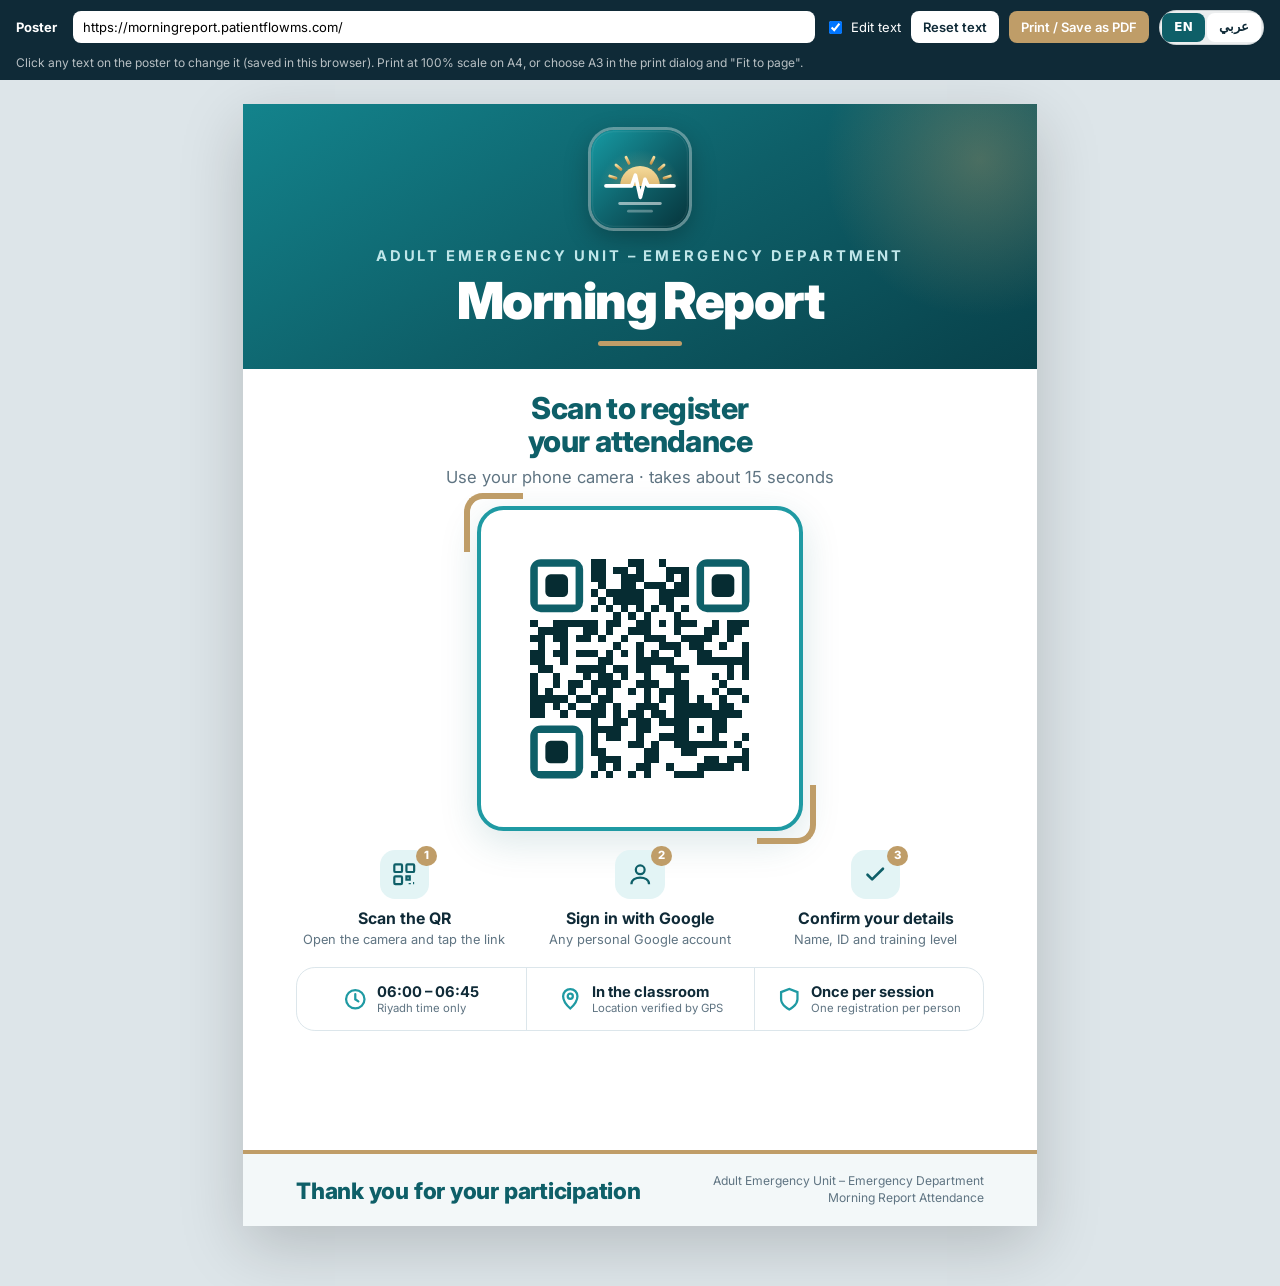
<file: poster.html>
<!doctype html>
<html lang="en">
<head>
<meta charset="utf-8">
<meta name="viewport" content="width=device-width, initial-scale=1">
<title>Classroom Poster · Morning Report</title>
<meta name="author" content="Dr. Swaid Saulat">
<meta name="robots" content="noindex">
<link rel="icon" href="icon.svg" type="image/svg+xml">
<link rel="preconnect" href="https://fonts.googleapis.com">
<link rel="preconnect" href="https://fonts.gstatic.com" crossorigin>
<link href="https://fonts.googleapis.com/css2?family=Inter:wght@400;500;600;700;800;900&display=swap" rel="stylesheet">
<script src="i18n.js"></script>
<style>
  :root { --teal: #1F9AA3; --teal-d: #0E5F68; --teal-dd: #08414A; --gold: #BF9D68; --ink: #0F2A37; --mute: #5F7482; --line: #DCE6EB; }
  * { box-sizing: border-box; }
  html, body { margin: 0; background: #DDE5E9; font-family: 'Inter', Arial, sans-serif; color: var(--ink); -webkit-print-color-adjust: exact; print-color-adjust: exact; }
  .bar { position: sticky; top: 0; z-index: 5; display: flex; flex-wrap: wrap; gap: 10px; align-items: center; padding: 10px 16px; background: #0F2A37; color: #fff; font-size: 13px; }
  .bar input[type=url] { flex: 1; min-width: 220px; padding: 8px 10px; border-radius: 8px; border: 0; font: inherit; }
  .bar button { padding: 8px 12px; border-radius: 8px; border: 0; font: inherit; font-weight: 600; cursor: pointer; background: #fff; color: var(--ink); }
  .bar button.primary { background: var(--gold); color: #fff; }
  .bar label { display: flex; align-items: center; gap: 6px; }
  .hint { width: 100%; opacity: .7; font-size: 12px; }
  .stage { padding: 24px 12px 60px; display: flex; justify-content: center; overflow-x: auto; }

  .poster { width: 210mm; height: 297mm; background: #fff; position: relative; overflow: hidden; box-shadow: 0 20px 60px rgba(0,0,0,.18); display: flex; flex-direction: column; flex: none; }
  .head { background: linear-gradient(150deg, #13838C 0%, #0E5F68 50%, #08414A 100%); color: #fff; padding: 7mm 14mm 6mm; position: relative; text-align: center; }
  .head::after { content: ''; position: absolute; right: -30mm; top: -30mm; width: 90mm; height: 90mm; border-radius: 50%; background: radial-gradient(circle, rgba(191,157,104,.35), transparent 65%); }
  .logo-plate { display: inline-block; border-radius: 6mm; line-height: 0; box-shadow: 0 0 0 .8mm rgba(255,255,255,.35), 0 2mm 7mm rgba(0,0,0,.3); position: relative; z-index: 1; }
  .logo-plate img { height: 26mm; width: 26mm; display: block; border-radius: 6mm; }
  .eyebrow { margin-top: 4mm; font-size: 3.9mm; letter-spacing: .2em; text-transform: uppercase; font-weight: 700; color: #BFE6E9; position: relative; z-index: 1; }
  .title { font-size: 13.5mm; line-height: 1; font-weight: 900; letter-spacing: -.03em; margin-top: 2.5mm; position: relative; z-index: 1; }
  .rule { width: 22mm; height: 1.4mm; border-radius: 1mm; background: var(--gold); margin: 4mm auto 0; }

  .body { flex: 1; padding: 6mm 14mm 0; text-align: center; display: flex; flex-direction: column; align-items: center; }
  .cta { font-size: 8mm; font-weight: 800; letter-spacing: -.02em; color: var(--teal-d); line-height: 1.12; }
  .cta-sub { font-size: 4.4mm; color: var(--mute); margin-top: 2mm; }
  .qr-card { margin-top: 5mm; padding: 5mm; border-radius: 7mm; background: #fff; border: 1.2mm solid var(--teal); box-shadow: 0 3mm 10mm rgba(14,95,104,.15); position: relative; }
  .qr-card::before, .qr-card::after { content: ''; position: absolute; width: 14mm; height: 14mm; border: 1.6mm solid var(--gold); }
  .qr-card::before { left: -4.5mm; top: -4.5mm; border-right: 0; border-bottom: 0; border-radius: 5mm 0 0 0; }
  .qr-card::after { right: -4.5mm; bottom: -4.5mm; border-left: 0; border-top: 0; border-radius: 0 0 5mm 0; }
  #qr { width: 74mm; height: 74mm; }
  #qr svg { width: 100%; height: 100%; display: block; }
  .url { display: none; }

  .steps { display: grid; grid-template-columns: repeat(3, 1fr); gap: 5mm; width: 100%; margin-top: 5mm; }
  .step { text-align: center; }
  .step .ic { width: 13mm; height: 13mm; margin: 0 auto 2.5mm; border-radius: 4mm; background: #E3F4F5; color: var(--teal-d); display: grid; place-items: center; position: relative; }
  .step .ic svg { width: 7mm; height: 7mm; }
  .step .n { position: absolute; top: -2mm; right: -2mm; width: 5.5mm; height: 5.5mm; border-radius: 50%; background: var(--gold); color: #fff; font-size: 3mm; font-weight: 800; display: grid; place-items: center; }
  .step b { display: block; font-size: 4.2mm; }
  .step span { display: block; font-size: 3.4mm; color: var(--mute); margin-top: .8mm; line-height: 1.35; }

  .info { display: grid; grid-template-columns: repeat(3, 1fr); width: 100%; margin-top: 5mm; margin-bottom: 5mm; border: .4mm solid var(--line); border-radius: 5mm; overflow: hidden; }
  .info > div { padding: 4mm 3mm; display: flex; align-items: center; gap: 2.5mm; justify-content: center; text-align: left; }
  .info > div + div { border-left: .4mm solid var(--line); }
  .info svg { width: 6.5mm; height: 6.5mm; flex: none; color: var(--teal); }
  .info b { display: block; font-size: 3.9mm; color: var(--ink); }
  .info span { display: block; font-size: 3mm; color: var(--mute); }

  .foot { margin-top: auto; background: #F3F8F9; border-top: 1.2mm solid var(--gold); padding: 5mm 14mm; display: flex; align-items: center; justify-content: space-between; gap: 6mm; }
  .foot .thanks { font-size: 6mm; font-weight: 800; color: var(--teal-d); letter-spacing: -.01em; }
  .foot .inst { font-size: 3.2mm; color: var(--mute); text-align: right; line-height: 1.4; }
  .foot .credit { display: block; font-size: 2.6mm; color: #8DA0AA; margin-top: 1mm; }

  .demo-ribbon { display: none; }
  [contenteditable] { outline: none; border-radius: 1.5mm; transition: box-shadow .15s; }
  body.editing [contenteditable]:hover { box-shadow: 0 0 0 .5mm rgba(191,157,104,.9); cursor: text; }
  body.editing [contenteditable]:focus { box-shadow: 0 0 0 .6mm var(--gold); background: rgba(191,157,104,.08); }

  /* Arabic (right-to-left) */
  [dir="rtl"] .bar input[type=url] { direction: ltr; }
  [dir="rtl"] .info > div { text-align: right; }
  [dir="rtl"] .info > div + div { border-left: 0; border-right: .4mm solid var(--line); }
  [dir="rtl"] .step .n { right: auto; left: -2mm; }
  [dir="rtl"] .foot .inst { text-align: left; }

  @page { size: A4 portrait; margin: 0; }
  @media print {
    html, body { background: #fff; height: 296mm; overflow: hidden; }
    .bar { display: none; }
    .stage { padding: 0; display: block; }
    .poster { box-shadow: none; margin: 0; height: 296mm; }
    body.editing [contenteditable]:hover, body.editing [contenteditable]:focus { box-shadow: none; background: none; }
  }
</style>
</head>
<body class="editing">
<div class="bar">
  <b style="margin-right:6px">Poster</b>
  <input type="url" id="url" placeholder="Attendee page URL (QR target)" aria-label="QR target URL">
  <label><input type="checkbox" id="edit" checked> Edit text</label>
  <button id="reset" type="button">Reset text</button>
  <button class="primary" id="print" type="button">Print / Save as PDF</button>
  <span data-lang-switch></span>
  <div class="hint">Click any text on the poster to change it (saved in this browser). Print at 100% scale on A4, or choose A3 in the print dialog and "Fit to page".</div>
</div>

<div class="stage">
  <article class="poster" id="poster">
    <header class="head">
      <div class="logo-plate"><img src="logo.svg" alt="Morning Report"></div>
      <div class="eyebrow" contenteditable data-k="eyebrow">Adult Emergency Unit – Emergency Department</div>
      <div class="title" contenteditable data-k="title">Morning Report</div>
      <div class="rule"></div>
    </header>

    <section class="body">
      <div class="cta" contenteditable data-k="cta">Scan to register<br>your attendance</div>
      <div class="cta-sub" contenteditable data-k="ctaSub">Use your phone camera · takes about 15 seconds</div>
      <div class="qr-card"><div id="qr"></div></div>
      <div class="url" id="urlText"></div>

      <div class="steps">
        <div class="step"><div class="ic"><span class="n">1</span><svg viewBox="0 0 24 24" fill="none" stroke="currentColor" stroke-width="2"><rect x="3" y="3" width="7" height="7" rx="1"/><rect x="14" y="3" width="7" height="7" rx="1"/><rect x="3" y="14" width="7" height="7" rx="1"/><path d="M14 14h3v3h-3zM20 20h1M17 20v1"/></svg></div>
          <b contenteditable data-k="s1t">Scan the QR</b><span contenteditable data-k="s1d">Open the camera and tap the link</span></div>
        <div class="step"><div class="ic"><span class="n">2</span><svg viewBox="0 0 24 24" fill="none" stroke="currentColor" stroke-width="2"><circle cx="12" cy="8" r="4"/><path d="M4 21c0-4 4-6 8-6s8 2 8 6"/></svg></div>
          <b contenteditable data-k="s2t">Sign in with Google</b><span contenteditable data-k="s2d">Any personal Google account</span></div>
        <div class="step"><div class="ic"><span class="n">3</span><svg viewBox="0 0 24 24" fill="none" stroke="currentColor" stroke-width="2.4" stroke-linecap="round" stroke-linejoin="round"><path d="M5 12.5l4.2 4.2L19 7"/></svg></div>
          <b contenteditable data-k="s3t">Confirm your details</b><span contenteditable data-k="s3d">Name, ID and training level</span></div>
      </div>

      <div class="info">
        <div><svg viewBox="0 0 24 24" fill="none" stroke="currentColor" stroke-width="2.2" stroke-linecap="round"><circle cx="12" cy="12" r="9"/><path d="M12 7v5l3 2"/></svg>
          <div><b contenteditable data-k="i1t" id="i1t">06:00 – 06:45</b><span contenteditable data-k="i1d">Riyadh time only</span></div></div>
        <div><svg viewBox="0 0 24 24" fill="none" stroke="currentColor" stroke-width="2.2"><path d="M12 21s-7-6.2-7-12a7 7 0 0 1 14 0c0 5.8-7 12-7 12z"/><circle cx="12" cy="9" r="2.5"/></svg>
          <div><b contenteditable data-k="i2t" id="i2t">In the classroom</b><span contenteditable data-k="i2d" id="i2d">Location verified by GPS</span></div></div>
        <div><svg viewBox="0 0 24 24" fill="none" stroke="currentColor" stroke-width="2.2"><path d="M12 22s8-4 8-10V5l-8-3-8 3v7c0 6 8 10 8 10z"/></svg>
          <div><b contenteditable data-k="i3t">Once per session</b><span contenteditable data-k="i3d">One registration per person</span></div></div>
      </div>
    </section>

    <footer class="foot">
      <div class="thanks" contenteditable data-k="thanks">Thank you for your participation</div>
      <div class="inst"><span contenteditable data-k="inst">Adult Emergency Unit – Emergency Department<br>Morning Report Attendance</span></div>
    </footer>
  </article>
</div>

<script src="config.js"></script>
<script src="core.js"></script>
<script src="qrcode.js"></script>
<script src="qr.js"></script>
<script>
(function () {
  'use strict';
  const I18N = window.MRI18N || { ar: false, apply() {} };
  const KEY = 'mr.poster.v2' + (I18N.ar ? '.ar' : ''); // Arabic edits are kept separately
  const saved = MR.store(KEY) || {};
  document.querySelectorAll('[data-k]').forEach(el => {
    if (saved[el.dataset.k] !== undefined) el.innerHTML = saved[el.dataset.k];
    else I18N.apply(el);
    el.addEventListener('input', () => { saved[el.dataset.k] = el.innerHTML; MR.store(KEY, saved); });
  });

  const urlIn = document.getElementById('url');
  urlIn.value = saved.__url || (I18N.ar && (MR.store('mr.poster.v2') || {}).__url) || MR.attendeeUrl();
  function draw() {
    const u = urlIn.value.trim() || MR.attendeeUrl();
    document.getElementById('qr').innerHTML = MRQR.svg(u);
    document.getElementById('urlText').textContent = u.replace(/^https?:\/\//, '').replace(/\/$/, '');
  }
  urlIn.addEventListener('input', () => { saved.__url = urlIn.value.trim(); MR.store(KEY, saved); draw(); });
  draw();

  document.getElementById('edit').onchange = e => {
    document.body.classList.toggle('editing', e.target.checked);
    document.querySelectorAll('[data-k]').forEach(el => el.contentEditable = e.target.checked ? 'true' : 'false');
  };
  document.getElementById('reset').onclick = () => {
    if (!confirm('Reset all poster text to the defaults?')) return;
    MR.store(KEY, null); location.reload();
  };
  document.getElementById('print').onclick = () => window.print();

  // Fill live values (window, radius, names) from the server unless the text was edited.
  MR.call('config').then(c => {
    if (!c.ok) return;
    const set = (k, v) => { if (saved[k] === undefined) { const el = document.querySelector('[data-k="' + k + '"]'); if (el) { el.innerHTML = v; I18N.apply(el); } } };
    const s = c.nextSession || c.session;
    set('i1t', MR.esc(s.start + ' – ' + s.end));
    set('i1d', c.timezone === 'Asia/Riyadh' ? 'Riyadh time only' : MR.esc(c.timezone));
    set('i2d', c.geofence.enabled ? 'Location verified by GPS' : 'Please register in person');
    set('eyebrow', MR.esc(c.department));
    set('title', MR.esc(c.program));
    set('inst', MR.esc(c.department) + '<br>' + MR.esc(c.program) + ' Attendance');
  });
})();
</script>
</body>
</html>
</file>
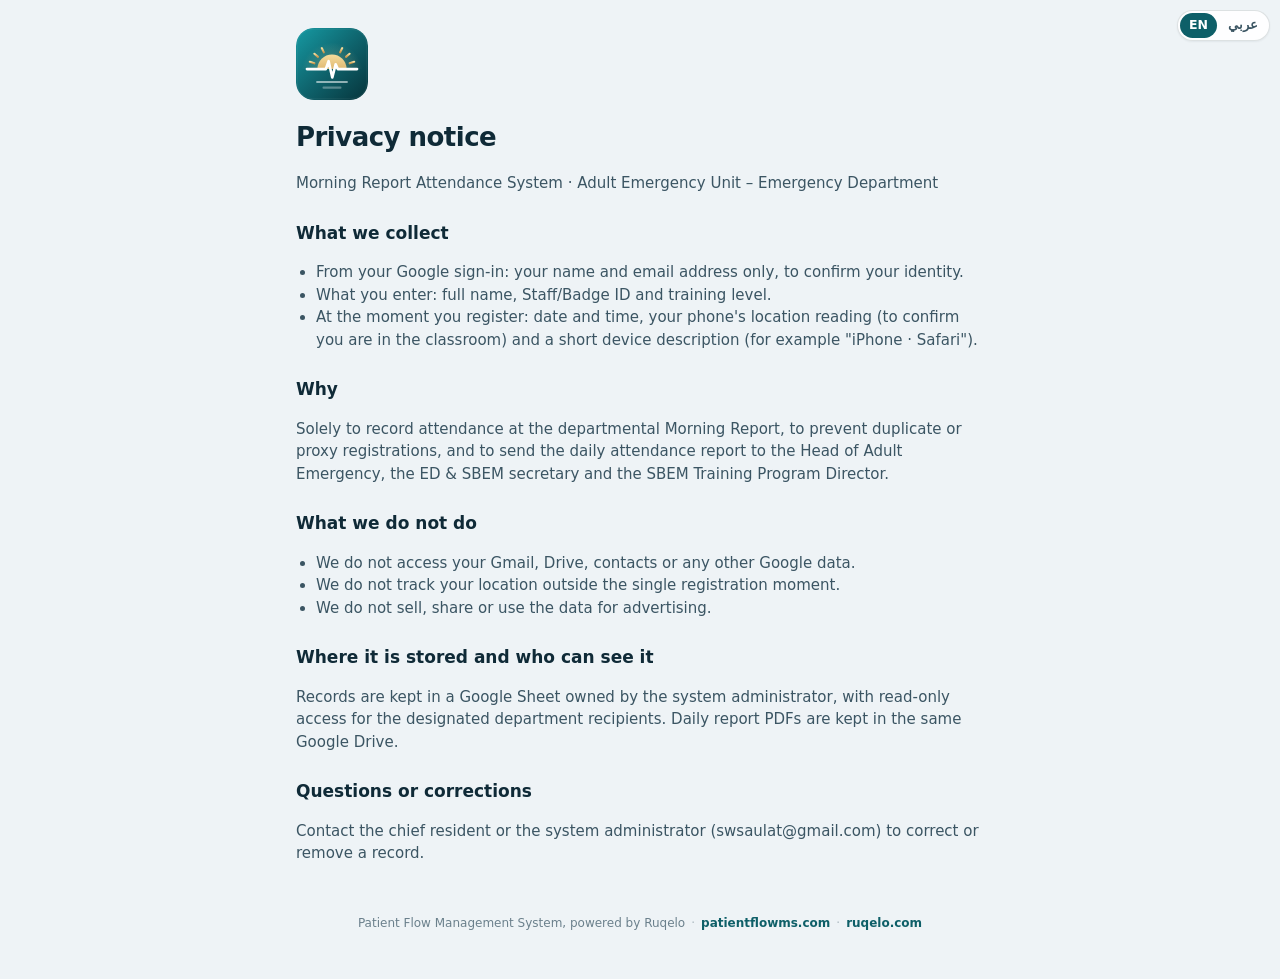
<file: privacy.html>
<!doctype html>
<html lang="en">
<head>
<meta charset="utf-8">
<meta name="viewport" content="width=device-width, initial-scale=1">
<title>Privacy · Morning Report Attendance</title>
<meta name="author" content="Dr. Swaid Saulat">
<link rel="icon" href="icon.svg" type="image/svg+xml">
<link rel="stylesheet" href="app.css">
<script src="i18n.js"></script>
<style>
  .doc { max-width: 720px; margin: 0 auto; padding: 28px 16px 40px; }
  .doc h1 { font-size: 26px; letter-spacing: -.02em; margin: 18px 0 4px; }
  .doc h2 { font-size: 17px; margin: 26px 0 6px; }
  .doc p, .doc li { color: var(--ink-2); }
  .doc ul { padding-left: 20px; }
</style>
</head>
<body>
<div class="doc">
  <img src="logo.svg" alt="Morning Report" style="height:72px;width:72px;border-radius:18px">
  <div data-lang="en">
  <h1>Privacy notice</h1>
  <p class="muted">Morning Report Attendance System · Adult Emergency Unit – Emergency Department</p>

  <h2>What we collect</h2>
  <ul>
    <li>From your Google sign-in: your name and email address only, to confirm your identity.</li>
    <li>What you enter: full name, Staff/Badge ID and training level.</li>
    <li>At the moment you register: date and time, your phone's location reading (to confirm you are in the classroom) and a short device description (for example "iPhone · Safari").</li>
  </ul>

  <h2>Why</h2>
  <p>Solely to record attendance at the departmental Morning Report, to prevent duplicate or proxy registrations, and to send the daily attendance report to the Head of Adult Emergency, the ED &amp; SBEM secretary and the SBEM Training Program Director.</p>

  <h2>What we do not do</h2>
  <ul>
    <li>We do not access your Gmail, Drive, contacts or any other Google data.</li>
    <li>We do not track your location outside the single registration moment.</li>
    <li>We do not sell, share or use the data for advertising.</li>
  </ul>

  <h2>Where it is stored and who can see it</h2>
  <p>Records are kept in a Google Sheet owned by the system administrator, with read-only access for the designated department recipients. Daily report PDFs are kept in the same Google Drive.</p>

  <h2>Questions or corrections</h2>
  <p>Contact the chief resident or the system administrator (swsaulat@gmail.com) to correct or remove a record.</p>

  </div>

  <div data-lang="ar">
  <h1>إشعار الخصوصية</h1>
  <p class="muted">نظام حضور التقرير الصباحي · وحدة طوارئ البالغين – قسم الطوارئ</p>

  <h2>ما نجمعه</h2>
  <ul>
    <li>من تسجيل الدخول عبر Google: اسمك وبريدك الإلكتروني فقط، للتأكد من هويتك.</li>
    <li>ما تُدخله: الاسم الكامل والرقم الوظيفي / رقم البطاقة والمستوى التدريبي.</li>
    <li>لحظة التسجيل: التاريخ والوقت، وقراءة موقع جوالك (للتأكد من وجودك في القاعة)، ووصف مختصر للجهاز (مثل «iPhone · Safari»).</li>
  </ul>

  <h2>لماذا</h2>
  <p>لغرض واحد فقط: تسجيل الحضور في التقرير الصباحي للقسم، ومنع التسجيل المكرر أو بالنيابة، وإرسال تقرير الحضور اليومي إلى رئيس طوارئ البالغين، وسكرتارية قسم الطوارئ والبورد السعودي لطب الطوارئ (SBEM)، ومدير برنامج SBEM التدريبي.</p>

  <h2>ما لا نفعله</h2>
  <ul>
    <li>لا نصل إلى Gmail أو Drive أو جهات الاتصال أو أي بيانات أخرى في حسابك على Google.</li>
    <li>لا نتتبّع موقعك خارج لحظة التسجيل الوحيدة.</li>
    <li>لا نبيع البيانات ولا نشاركها ولا نستخدمها لأغراض إعلانية.</li>
  </ul>

  <h2>أين تُحفظ البيانات ومن يمكنه الاطلاع عليها</h2>
  <p>تُحفظ السجلات في ملف Google Sheet يملكه مسؤول النظام، مع صلاحية قراءة فقط لمستلمي القسم المعتمدين. وتُحفظ ملفات PDF للتقارير اليومية في Google Drive نفسه.</p>

  <h2>الأسئلة أو التصحيحات</h2>
  <p>لتصحيح سجل أو حذفه، تواصل مع رئيس الأطباء المقيمين أو مسؤول النظام (<span dir="ltr">swsaulat@gmail.com</span>).</p>
  </div>

  <footer class="credit" style="margin-top:30px">Patient Flow Management System, powered by Ruqelo<span class="sep">·</span><a href="https://patientflowms.com" target="_blank" rel="noopener">patientflowms.com</a><span class="sep">·</span><a href="https://ruqelo.com" target="_blank" rel="noopener">ruqelo.com</a></footer>
</div>
</body>
</html>
</file>
<file: app.css>
/* Morning Report Attendance · shared design system */
:root {
  --bg: #EEF3F6;
  --surface: #FFFFFF;
  --surface-2: #F6F9FA;
  --ink: #0F2A37;
  --ink-2: #3B5563;
  --mute: #6B808C;
  --line: #E1E9ED;
  --teal: #1F9AA3;
  --teal-d: #0E5F68;
  --teal-dd: #08414A;
  --teal-soft: #E3F4F5;
  --gold: #BF9D68;
  --gold-soft: #F7F0E4;
  --ok: #12805C;
  --ok-soft: #E3F5EE;
  --warn: #A86A10;
  --warn-soft: #FDF3E1;
  --bad: #C0392B;
  --bad-soft: #FCEBE9;
  --shadow: 0 1px 2px rgba(15, 42, 55, .06), 0 8px 24px rgba(15, 42, 55, .06);
  --shadow-lg: 0 2px 4px rgba(15, 42, 55, .06), 0 18px 48px rgba(15, 42, 55, .12);
  --r: 16px;
  --r-sm: 10px;
  --font: 'Inter', system-ui, -apple-system, 'Segoe UI', Roboto, Arial, sans-serif;
  color-scheme: light;
}
@media (prefers-color-scheme: dark) {
  :root:not([data-theme="light"]) {
    --bg: #0A171D; --surface: #10232B; --surface-2: #0D1E25; --ink: #E7F0F3; --ink-2: #B8CAD2; --mute: #8AA0AB;
    --line: #1D3943; --teal: #34B5BE; --teal-d: #7FD3D9; --teal-dd: #0A3F47; --teal-soft: #11343B;
    --gold-soft: #2A2418; --ok: #3DCB97; --ok-soft: #0F3127; --warn: #F0B455; --warn-soft: #33270F;
    --bad: #F2867A; --bad-soft: #3A1915; --shadow: 0 1px 2px rgba(0,0,0,.3), 0 8px 24px rgba(0,0,0,.25);
    --shadow-lg: 0 18px 48px rgba(0,0,0,.45); color-scheme: dark;
  }
}
:root[data-theme="dark"] {
  --bg: #0A171D; --surface: #10232B; --surface-2: #0D1E25; --ink: #E7F0F3; --ink-2: #B8CAD2; --mute: #8AA0AB;
  --line: #1D3943; --teal: #34B5BE; --teal-d: #7FD3D9; --teal-dd: #0A3F47; --teal-soft: #11343B;
  --gold-soft: #2A2418; --ok: #3DCB97; --ok-soft: #0F3127; --warn: #F0B455; --warn-soft: #33270F;
  --bad: #F2867A; --bad-soft: #3A1915; color-scheme: dark;
}

*, *::before, *::after { box-sizing: border-box; }
html { -webkit-text-size-adjust: 100%; }
body {
  margin: 0; font-family: var(--font); color: var(--ink); background: var(--bg);
  font-size: 15px; line-height: 1.5; -webkit-font-smoothing: antialiased; font-feature-settings: 'cv11', 'ss01';
}
img, svg { display: block; max-width: 100%; }
button, input, select, textarea { font: inherit; color: inherit; }
a { color: var(--teal-d); }
.num { font-variant-numeric: tabular-nums; }
.sr-only { position: absolute; width: 1px; height: 1px; overflow: hidden; clip: rect(0 0 0 0); white-space: nowrap; }
[hidden] { display: none !important; }

/* ---------- Buttons ---------- */
.btn {
  display: inline-flex; align-items: center; justify-content: center; gap: 8px;
  min-height: 44px; padding: 0 18px; border-radius: 12px; border: 1px solid transparent;
  font-weight: 600; font-size: 15px; cursor: pointer; text-decoration: none; white-space: nowrap;
  transition: transform .06s ease, background .15s ease, box-shadow .15s ease, opacity .15s;
  -webkit-tap-highlight-color: transparent;
}
.btn:active { transform: translateY(1px) scale(.995); }
.btn:disabled { opacity: .5; cursor: not-allowed; transform: none; }
.btn-primary { background: linear-gradient(180deg, #23A8B1, var(--teal-d)); color: #fff; box-shadow: 0 6px 18px rgba(14, 95, 104, .28); }
.btn-primary:hover:not(:disabled) { box-shadow: 0 8px 24px rgba(14, 95, 104, .36); }
.btn-ghost { background: var(--surface); border-color: var(--line); color: var(--ink); }
.btn-ghost:hover:not(:disabled) { background: var(--surface-2); }
.btn-soft { background: var(--teal-soft); color: var(--teal-d); }
.btn-danger { background: var(--bad-soft); color: var(--bad); }
.btn-lg { min-height: 56px; font-size: 17px; border-radius: 14px; padding: 0 22px; }
.btn-sm { min-height: 34px; padding: 0 12px; font-size: 13px; border-radius: 9px; }
.btn-block { width: 100%; }
.btn .spin { width: 18px; height: 18px; border: 2.5px solid rgba(255,255,255,.35); border-top-color: #fff; border-radius: 50%; animation: spin .8s linear infinite; }
.btn-ghost .spin, .btn-soft .spin { border-color: var(--line); border-top-color: var(--teal); }
@keyframes spin { to { transform: rotate(360deg); } }

/* ---------- Cards & layout ---------- */
.card { background: var(--surface); border: 1px solid var(--line); border-radius: var(--r); box-shadow: var(--shadow); }
.card-pad { padding: 20px; }
.eyebrow { font-size: 11.5px; font-weight: 700; letter-spacing: .12em; text-transform: uppercase; color: var(--mute); }
.muted { color: var(--mute); }
.row { display: flex; align-items: center; gap: 12px; }
.grow { flex: 1; min-width: 0; }
.stack > * + * { margin-top: 12px; }

/* ---------- Pills / chips ---------- */
.pill { display: inline-flex; align-items: center; gap: 6px; padding: 4px 10px; border-radius: 999px; font-size: 12.5px; font-weight: 600; white-space: nowrap; }
.pill .dot { width: 7px; height: 7px; border-radius: 50%; background: currentColor; }
.pill-ok { background: var(--ok-soft); color: var(--ok); }
.pill-warn { background: var(--warn-soft); color: var(--warn); }
.pill-bad { background: var(--bad-soft); color: var(--bad); }
.pill-info { background: var(--teal-soft); color: var(--teal-d); }
.pill-mute { background: var(--surface-2); color: var(--mute); border: 1px solid var(--line); }
.pulse .dot { animation: pulse 1.6s ease-in-out infinite; }
@keyframes pulse { 0%, 100% { box-shadow: 0 0 0 0 currentColor; opacity: 1; } 50% { box-shadow: 0 0 0 5px transparent; opacity: .55; } }

/* ---------- Forms ---------- */
.field { display: block; }
.field + .field { margin-top: 14px; }
.label { display: block; font-size: 13px; font-weight: 600; color: var(--ink-2); margin-bottom: 6px; }
.input {
  width: 100%; min-height: 50px; padding: 12px 14px; border-radius: 12px; border: 1.5px solid var(--line);
  background: var(--surface); font-size: 16px; outline: none; transition: border-color .15s, box-shadow .15s;
}
.input:focus { border-color: var(--teal); box-shadow: 0 0 0 4px rgba(31, 154, 163, .15); }
.input.invalid { border-color: var(--bad); box-shadow: 0 0 0 4px rgba(192, 57, 43, .1); }
.hint { font-size: 12.5px; color: var(--mute); margin-top: 6px; }
.err-text { font-size: 12.5px; color: var(--bad); margin-top: 6px; font-weight: 500; }
.chips { display: grid; grid-template-columns: repeat(auto-fill, minmax(118px, 1fr)); gap: 8px; }
.chip {
  min-height: 44px; padding: 8px 10px; border-radius: 11px; border: 1.5px solid var(--line); background: var(--surface);
  font-size: 13.5px; font-weight: 600; color: var(--ink-2); cursor: pointer; text-align: center; line-height: 1.2;
  transition: all .12s ease; -webkit-tap-highlight-color: transparent;
}
.chip:hover { border-color: #BFD3DA; }
.chip[aria-pressed="true"] { border-color: var(--teal); background: var(--teal-soft); color: var(--teal-d); box-shadow: inset 0 0 0 1px var(--teal); }
.check { display: flex; gap: 10px; align-items: flex-start; font-size: 13.5px; color: var(--ink-2); cursor: pointer; }
.check input { width: 18px; height: 18px; margin: 2px 0 0; accent-color: var(--teal); }

/* ---------- Brand bar ---------- */
.brandbar { background: var(--surface); border-bottom: 1px solid var(--line); }
.brandbar-in { max-width: 1180px; margin: 0 auto; padding: 10px 16px; display: flex; align-items: center; gap: 14px; }
.brand-logo { height: 48px; width: 48px; border-radius: 12px; box-shadow: 0 2px 8px rgba(0,0,0,.2); }
.dark-logo { display: none; }
@media (prefers-color-scheme: dark) { :root:not([data-theme="light"]) .light-logo { display: none; } :root:not([data-theme="light"]) .dark-logo { display: block; } }
:root[data-theme="dark"] .light-logo { display: none; }
:root[data-theme="dark"] .dark-logo { display: block; }

/* ---------- Toast ---------- */
.toast-wrap { position: fixed; left: 0; right: 0; bottom: 18px; display: flex; justify-content: center; pointer-events: none; z-index: 100; padding: 0 16px; }
.toast { pointer-events: auto; background: #0F2A37; color: #fff; padding: 12px 16px; border-radius: 12px; box-shadow: var(--shadow-lg); font-size: 14px; max-width: 520px; animation: rise .25s ease; }
.toast.ok { background: #0F5E47; } .toast.bad { background: #8E2A20; }
@keyframes rise { from { transform: translateY(10px); opacity: 0; } to { transform: none; opacity: 1; } }

/* ---------- Modal ---------- */
.modal-back { position: fixed; inset: 0; background: rgba(8, 24, 31, .5); backdrop-filter: blur(3px); display: grid; place-items: center; z-index: 90; padding: 16px; animation: fade .15s ease; }
.modal { width: 100%; max-width: 460px; max-height: 92vh; overflow: auto; background: var(--surface); border-radius: 18px; box-shadow: var(--shadow-lg); }
.modal-h { padding: 18px 20px 8px; display: flex; align-items: center; justify-content: space-between; }
.modal-h h3 { margin: 0; font-size: 17px; }
.modal-b { padding: 8px 20px 20px; }
.modal-f { padding: 14px 20px; border-top: 1px solid var(--line); display: flex; justify-content: flex-end; gap: 10px; }
.x { background: none; border: 0; font-size: 22px; line-height: 1; color: var(--mute); cursor: pointer; padding: 6px; border-radius: 8px; }
@keyframes fade { from { opacity: 0; } to { opacity: 1; } }

/* ---------- Notices ---------- */
.notice { display: flex; gap: 10px; padding: 12px 14px; border-radius: 12px; font-size: 13.5px; line-height: 1.45; }
.notice svg { flex: none; width: 18px; height: 18px; margin-top: 1px; }
.notice-warn { background: var(--warn-soft); color: var(--warn); }
.notice-bad { background: var(--bad-soft); color: var(--bad); }
.notice-info { background: var(--teal-soft); color: var(--teal-d); }
.notice-ok { background: var(--ok-soft); color: var(--ok); }

/* ---------- Skeleton ---------- */
.skel { background: linear-gradient(90deg, var(--surface-2), var(--line), var(--surface-2)); background-size: 200% 100%; animation: shimmer 1.2s infinite; border-radius: 8px; }
@keyframes shimmer { to { background-position: -200% 0; } }

/* ---------- Credit footer ---------- */
.credit { text-align: center; font-size: 12px; line-height: 1.7; color: var(--mute); padding: 18px 16px 6px; }
.credit b { color: var(--ink-2); font-weight: 650; }
.credit a { color: var(--teal-d); text-decoration: none; font-weight: 600; }
.credit a:hover { text-decoration: underline; }
.credit .sep { opacity: .5; margin: 0 6px; }

/* ---------- Demo ribbon ---------- */
.demo-ribbon { position: fixed; top: 10px; right: -34px; transform: rotate(45deg); background: var(--gold); color: #fff; font-size: 11px; font-weight: 800; letter-spacing: .1em; padding: 4px 40px; z-index: 200; box-shadow: var(--shadow); pointer-events: none; }

/* ---------- Arabic (right-to-left) ----------
   Applies only when i18n.js sets <html lang="ar" dir="rtl">. English is unaffected. */
[dir="rtl"] .loc-help ol, [dir="rtl"] .doc ul { padding-left: 0; padding-right: 18px; }
[dir="rtl"] .kv b { text-align: left; }
[dir="rtl"] input[type="email"], [dir="rtl"] input[type="url"] { direction: ltr; text-align: right; }
[dir="rtl"] .brandbar-in .title { padding-left: 0; border-left: 0; padding-right: 14px; border-right: 1px solid var(--line); }
[dir="rtl"] .me { margin-left: 0; margin-right: auto; }
[dir="rtl"] .me .who-txt { text-align: left !important; }
[dir="rtl"] #me[hidden] + .lang-slot { margin-left: 0; margin-right: auto; }
[dir="rtl"] .t th { text-align: right; }
[dir="rtl"] .t td.acts { text-align: left; }
[dir="rtl"] .t td.acts .iconbtn + .iconbtn { margin-left: 0; margin-right: 4px; }
[dir="rtl"] .hbar .n, [dir="rtl"] .pbar .n { text-align: left; }
[dir="rtl"] .hbar .fill, [dir="rtl"] .pbar .fill { border-radius: 4px 0 0 4px; }
[dir="rtl"] .menu-list { right: auto; left: 0; }
[dir="rtl"] .menu-list button, [dir="rtl"] .menu-list a { text-align: right; }
[dir="rtl"] .chart svg { direction: ltr; }
[dir="rtl"] .credit a { unicode-bidi: isolate; }
[dir="rtl"] #prevDay svg, [dir="rtl"] #nextDay svg { transform: scaleX(-1); }

@media (prefers-reduced-motion: reduce) { *, *::before, *::after { animation: none !important; transition: none !important; } }
</file>
